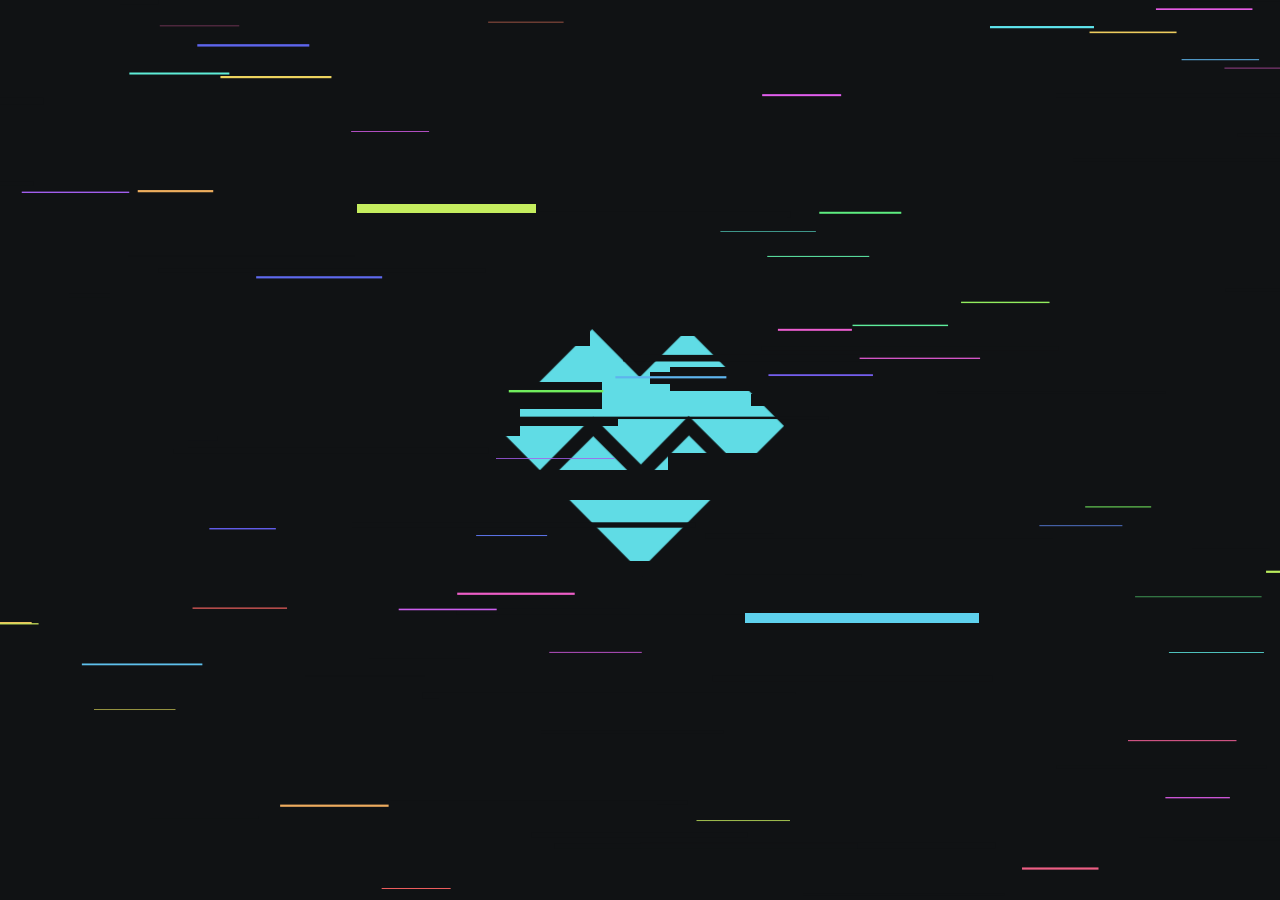
<file: index.html>
<!DOCTYPE html>
<html>

<head>
    <meta property="og:title" content="Oğuz Çelikel">
    <meta property="og:image" content="me.png">
    <meta property="og:description" content="iOS enthusiast.">
    <meta property="og:url" content="oguzcelikel.com">


    <meta name="viewport" content="width=device-width, initial-scale=1, maximum-scale=1">
    <meta charset="utf-8" />
    <!-- <link rel="icon" type="image/png" href="/images/favicon.png"> -->
    <link rel="icon" type="image/png" href="/images/websitelogom.png">
    <link rel="stylesheet" href="./css/index.css">
    <title>Oguz Celikel</title>
    <meta name="keywords" content="ömer, çelikel, omercelikel, oguzcelikel, oguz" />
    <META NAME="description" CONTENT="iOS enthusiast.">

</head>

<body>
    <svg id="clip-paths" width="0" height="0" version="1.1" xmlns="https://www.w3.org/2000/svg" xmlns:xlink="https://www.w3.org/1999/xlink"><g></g></svg>
    <div id="page">
        <header>
            <div id="header-content">
                <div id="header-logo">
                    <!-- <svg id="logo" width="80" height="67" viewBox="0 0 160 134" xmlns="https://www.w3.org/2000/svg"><path d="M24.44 78.157L0 53.53 53.417 0l26.39 26.612L106.38 0l53.482 53.614L136.25 77.31l-29.312-29.2-26.46 26.946-26.548-26.58-29.49 29.68zm5.335 5.375l50.033 50.415 51.108-51.286-23.775-23.684-26.712 26.72-26.372-26.404-24.28 24.24z" fill="white" fill-rule="evenodd"/></svg> -->
                    <svg id="logo" fill="#727272" xmlns="http://www.w3.org/2000/svg" xmlns:xlink="http://www.w3.org/1999/xlink" width="100" zoomAndPan="magnify" viewBox="0 0 375 374.9999" height="100" version="1.0"><defs><path id="pathAttribute" d="M 16.5625 16.5625 L 192 16.5625 L 192 192 L 16.5625 192 Z M 16.5625 16.5625 "></path><path id="pathAttribute" d="M 182 182 L 357.8125 182 L 357.8125 357.8125 L 182 357.8125 Z M 182 182 "></path></defs><path id="pathAttribute" d="M 82.410156 52.480469 L 52.480469 82.410156 C 50.515625 84.925781 48.632812 87.503906 46.808594 90.132812 L 90.132812 46.808594 C 87.503906 48.632812 84.925781 50.515625 82.410156 52.480469 " fill-opacity="1" fill-rule="nonzero"></path><path id="pathAttribute" d="M 133.617188 25.117188 L 25.117188 133.617188 C 24.78125 134.625 24.449219 135.632812 24.136719 136.648438 L 136.648438 24.136719 C 135.632812 24.449219 134.625 24.78125 133.617188 25.117188 " fill-opacity="1" fill-rule="nonzero"></path><path id="pathAttribute" d="M 164.554688 18.023438 L 18.023438 164.554688 C 17.917969 165.332031 17.828125 166.117188 17.734375 166.902344 L 166.902344 17.734375 C 166.117188 17.828125 165.332031 17.917969 164.554688 18.023438 " fill-opacity="1" fill-rule="nonzero"></path><g><path id="pathAttribute" d="M 189.863281 16.5625 L 16.5625 189.863281 C 16.574219 190.535156 16.578125 191.214844 16.59375 191.886719 L 191.886719 16.59375 C 191.214844 16.578125 190.535156 16.574219 189.863281 16.5625 " fill-opacity="1" fill-rule="nonzero"></path></g><path id="pathAttribute" d="M 211.949219 18.324219 L 18.324219 211.949219 C 18.40625 212.546875 18.492188 213.144531 18.585938 213.738281 L 213.738281 18.589844 C 213.144531 18.492188 212.546875 18.40625 211.949219 18.324219 " fill-opacity="1" fill-rule="nonzero"></path><path id="pathAttribute" d="M 231.710938 22.40625 L 22.40625 231.710938 C 22.550781 232.246094 22.695312 232.789062 22.84375 233.324219 L 233.324219 22.84375 C 232.789062 22.695312 232.246094 22.550781 231.710938 22.40625 " fill-opacity="1" fill-rule="nonzero"></path><path id="pathAttribute" d="M 249.644531 28.320312 L 28.320312 249.644531 C 28.511719 250.132812 28.714844 250.617188 28.914062 251.101562 L 251.101562 28.914062 C 250.617188 28.714844 250.132812 28.515625 249.644531 28.320312 " fill-opacity="1" fill-rule="nonzero"></path><path id="pathAttribute" d="M 266.011719 35.796875 L 35.796875 266.011719 C 36.03125 266.460938 36.265625 266.914062 36.503906 267.355469 L 267.355469 36.503906 C 266.914062 36.265625 266.460938 36.03125 266.011719 35.796875 " fill-opacity="1" fill-rule="nonzero"></path><path id="pathAttribute" d="M 281.023438 44.632812 L 44.632812 281.023438 C 44.90625 281.433594 45.171875 281.851562 45.449219 282.257812 L 282.257812 45.449219 C 281.851562 45.171875 281.433594 44.90625 281.023438 44.632812 " fill-opacity="1" fill-rule="nonzero"></path><path id="pathAttribute" d="M 294.78125 54.722656 L 54.722656 294.777344 C 55.03125 295.15625 55.332031 295.535156 55.644531 295.910156 L 295.910156 55.644531 C 295.535156 55.332031 295.15625 55.03125 294.78125 54.722656 " fill-opacity="1" fill-rule="nonzero"></path><path id="pathAttribute" d="M 307.339844 66.003906 L 66.003906 307.339844 C 66.347656 307.683594 66.6875 308.027344 67.03125 308.371094 L 308.371094 67.035156 C 308.027344 66.6875 307.683594 66.347656 307.339844 66.003906 " fill-opacity="1" fill-rule="nonzero"></path><path id="pathAttribute" d="M 318.730469 78.460938 L 78.460938 318.730469 C 78.835938 319.042969 79.21875 319.34375 79.597656 319.652344 L 319.652344 79.59375 C 319.34375 79.21875 319.042969 78.835938 318.730469 78.460938 " fill-opacity="1" fill-rule="nonzero"></path><path id="pathAttribute" d="M 328.925781 92.113281 L 92.109375 328.925781 C 92.523438 329.199219 92.9375 329.46875 93.351562 329.742188 L 329.742188 93.351562 C 329.472656 92.9375 329.199219 92.523438 328.925781 92.113281 " fill-opacity="1" fill-rule="nonzero"></path><path id="pathAttribute" d="M 337.871094 107.015625 L 107.015625 337.871094 C 107.464844 338.109375 107.914062 338.34375 108.363281 338.578125 L 338.578125 108.363281 C 338.34375 107.914062 338.109375 107.464844 337.871094 107.015625 " fill-opacity="1" fill-rule="nonzero"></path><path id="pathAttribute" d="M 345.460938 123.269531 L 123.269531 345.460938 C 123.757812 345.65625 124.242188 345.859375 124.730469 346.054688 L 346.054688 124.730469 C 345.859375 124.242188 345.65625 123.757812 345.460938 123.269531 " fill-opacity="1" fill-rule="nonzero"></path><path id="pathAttribute" d="M 351.53125 141.046875 L 141.046875 351.53125 C 141.585938 351.679688 142.128906 351.820312 142.664062 351.96875 L 351.96875 142.664062 C 351.820312 142.128906 351.679688 141.585938 351.53125 141.046875 " fill-opacity="1" fill-rule="nonzero"></path><path id="pathAttribute" d="M 355.785156 160.636719 L 160.636719 355.789062 C 161.230469 355.882812 161.828125 355.964844 162.425781 356.050781 L 356.050781 162.425781 C 355.964844 161.828125 355.882812 161.230469 355.785156 160.636719 " fill-opacity="1" fill-rule="nonzero"></path><g><path id="pathAttribute" d="M 357.78125 182.488281 L 182.488281 357.78125 C 183.160156 357.796875 183.839844 357.800781 184.507812 357.8125 L 357.8125 184.507812 C 357.800781 183.839844 357.796875 183.160156 357.78125 182.488281 " fill-opacity="1" fill-rule="nonzero"></path></g><path id="pathAttribute" d="M 356.640625 207.472656 L 207.472656 356.640625 C 208.257812 356.546875 209.039062 356.453125 209.820312 356.351562 L 356.351562 209.820312 C 356.453125 209.039062 356.546875 208.257812 356.640625 207.472656 " fill-opacity="1" fill-rule="nonzero"></path><path id="pathAttribute" d="M 350.238281 237.722656 L 237.722656 350.238281 C 238.742188 349.921875 239.746094 349.589844 240.757812 349.257812 L 349.257812 240.757812 C 349.589844 239.746094 349.921875 238.742188 350.238281 237.722656 " fill-opacity="1" fill-rule="nonzero"></path><path id="pathAttribute" d="M 321.894531 291.964844 C 323.851562 289.449219 325.742188 286.871094 327.566406 284.242188 L 284.242188 327.566406 C 286.871094 325.742188 289.449219 323.855469 291.964844 321.894531 L 321.894531 291.964844 " fill-opacity="1" fill-rule="nonzero"></path><g id="inner-icon" transform="translate(85, 75)"> <svg xmlns="http://www.w3.org/2000/svg" width="199.8" height="199.8" fill="currentColor" class="bi bi-apple" viewBox="0 0 16 16" id="IconChangeColor"> <path d="M11.182.008C11.148-.03 9.923.023 8.857 1.18c-1.066 1.156-.902 2.482-.878 2.516.024.034 1.52.087 2.475-1.258.955-1.345.762-2.391.728-2.43zm3.314 11.733c-.048-.096-2.325-1.234-2.113-3.422.212-2.189 1.675-2.789 1.698-2.854.023-.065-.597-.79-1.254-1.157a3.692 3.692 0 0 0-1.563-.434c-.108-.003-.483-.095-1.254.116-.508.139-1.653.589-1.968.607-.316.018-1.256-.522-2.267-.665-.647-.125-1.333.131-1.824.328-.49.196-1.422.754-2.074 2.237-.652 1.482-.311 3.83-.067 4.56.244.729.625 1.924 1.273 2.796.576.984 1.34 1.667 1.659 1.899.319.232 1.219.386 1.843.067.502-.308 1.408-.485 1.766-.472.357.013 1.061.154 1.782.539.571.197 1.111.115 1.652-.105.541-.221 1.324-1.059 2.238-2.758.347-.79.505-1.217.473-1.282z" id="mainIconPathAttribute"></path> <path d="M11.182.008C11.148-.03 9.923.023 8.857 1.18c-1.066 1.156-.902 2.482-.878 2.516.024.034 1.52.087 2.475-1.258.955-1.345.762-2.391.728-2.43zm3.314 11.733c-.048-.096-2.325-1.234-2.113-3.422.212-2.189 1.675-2.789 1.698-2.854.023-.065-.597-.79-1.254-1.157a3.692 3.692 0 0 0-1.563-.434c-.108-.003-.483-.095-1.254.116-.508.139-1.653.589-1.968.607-.316.018-1.256-.522-2.267-.665-.647-.125-1.333.131-1.824.328-.49.196-1.422.754-2.074 2.237-.652 1.482-.311 3.83-.067 4.56.244.729.625 1.924 1.273 2.796.576.984 1.34 1.667 1.659 1.899.319.232 1.219.386 1.843.067.502-.308 1.408-.485 1.766-.472.357.013 1.061.154 1.782.539.571.197 1.111.115 1.652-.105.541-.221 1.324-1.059 2.238-2.758.347-.79.505-1.217.473-1.282z" id="mainIconPathAttribute"></path> </svg> </g></svg>
                </div>
                <h1>Oğuz Çelikel</h1>
                <p>iOS enthusiast.</p>

                <div id="contact">
                        <a href="https://github.com/OguzCelikel" target="_blank"title="GitHub"><svg viewBox="0 0 512 512"><path d="M256 70.7c-102.6 0-185.9 83.2-185.9 185.9 0 82.1 53.3 151.8 127.1 176.4 9.3 1.7 12.3-4 12.3-8.9V389.4c-51.7 11.3-62.5-21.9-62.5-21.9 -8.4-21.5-20.6-27.2-20.6-27.2 -16.9-11.5 1.3-11.3 1.3-11.3 18.7 1.3 28.5 19.2 28.5 19.2 16.6 28.4 43.5 20.2 54.1 15.4 1.7-12 6.5-20.2 11.8-24.9 -41.3-4.7-84.7-20.6-84.7-91.9 0-20.3 7.3-36.9 19.2-49.9 -1.9-4.7-8.3-23.6 1.8-49.2 0 0 15.6-5 51.1 19.1 14.8-4.1 30.7-6.2 46.5-6.3 15.8 0.1 31.7 2.1 46.6 6.3 35.5-24 51.1-19.1 51.1-19.1 10.1 25.6 3.8 44.5 1.8 49.2 11.9 13 19.1 29.6 19.1 49.9 0 71.4-43.5 87.1-84.9 91.7 6.7 5.8 12.8 17.1 12.8 34.4 0 24.9 0 44.9 0 51 0 4.9 3 10.7 12.4 8.9 73.8-24.6 127-94.3 127-176.4C441.9 153.9 358.6 70.7 256 70.7z"/></svg></a>
                        <a href="https://www.instagram.com/celikelomerr/"target="_blank" title="Instagram"><svg viewBox="0 0 512 512"><g><path d="M256 109.3c47.8 0 53.4 0.2 72.3 1 17.4 0.8 26.9 3.7 33.2 6.2 8.4 3.2 14.3 7.1 20.6 13.4 6.3 6.3 10.1 12.2 13.4 20.6 2.5 6.3 5.4 15.8 6.2 33.2 0.9 18.9 1 24.5 1 72.3s-0.2 53.4-1 72.3c-0.8 17.4-3.7 26.9-6.2 33.2 -3.2 8.4-7.1 14.3-13.4 20.6 -6.3 6.3-12.2 10.1-20.6 13.4 -6.3 2.5-15.8 5.4-33.2 6.2 -18.9 0.9-24.5 1-72.3 1s-53.4-0.2-72.3-1c-17.4-0.8-26.9-3.7-33.2-6.2 -8.4-3.2-14.3-7.1-20.6-13.4 -6.3-6.3-10.1-12.2-13.4-20.6 -2.5-6.3-5.4-15.8-6.2-33.2 -0.9-18.9-1-24.5-1-72.3s0.2-53.4 1-72.3c0.8-17.4 3.7-26.9 6.2-33.2 3.2-8.4 7.1-14.3 13.4-20.6 6.3-6.3 12.2-10.1 20.6-13.4 6.3-2.5 15.8-5.4 33.2-6.2C202.6 109.5 208.2 109.3 256 109.3M256 77.1c-48.6 0-54.7 0.2-73.8 1.1 -19 0.9-32.1 3.9-43.4 8.3 -11.8 4.6-21.7 10.7-31.7 20.6 -9.9 9.9-16.1 19.9-20.6 31.7 -4.4 11.4-7.4 24.4-8.3 43.4 -0.9 19.1-1.1 25.2-1.1 73.8 0 48.6 0.2 54.7 1.1 73.8 0.9 19 3.9 32.1 8.3 43.4 4.6 11.8 10.7 21.7 20.6 31.7 9.9 9.9 19.9 16.1 31.7 20.6 11.4 4.4 24.4 7.4 43.4 8.3 19.1 0.9 25.2 1.1 73.8 1.1s54.7-0.2 73.8-1.1c19-0.9 32.1-3.9 43.4-8.3 11.8-4.6 21.7-10.7 31.7-20.6 9.9-9.9 16.1-19.9 20.6-31.7 4.4-11.4 7.4-24.4 8.3-43.4 0.9-19.1 1.1-25.2 1.1-73.8s-0.2-54.7-1.1-73.8c-0.9-19-3.9-32.1-8.3-43.4 -4.6-11.8-10.7-21.7-20.6-31.7 -9.9-9.9-19.9-16.1-31.7-20.6 -11.4-4.4-24.4-7.4-43.4-8.3C310.7 77.3 304.6 77.1 256 77.1L256 77.1z"/><path d="M256 164.1c-50.7 0-91.9 41.1-91.9 91.9s41.1 91.9 91.9 91.9 91.9-41.1 91.9-91.9S306.7 164.1 256 164.1zM256 315.6c-32.9 0-59.6-26.7-59.6-59.6s26.7-59.6 59.6-59.6 59.6 26.7 59.6 59.6S288.9 315.6 256 315.6z"/><circle cx="351.5" cy="160.5" r="21.5"/></g></svg></a>
                        <a href="https://youtube.com/OmerCelikel"target="_blank" title="YouTube"><svg viewBox="0 0 512 512"><path d="M422.6 193.6c-5.3-45.3-23.3-51.6-59-54 -50.8-3.5-164.3-3.5-215.1 0 -35.7 2.4-53.7 8.7-59 54 -4 33.6-4 91.1 0 124.8 5.3 45.3 23.3 51.6 59 54 50.9 3.5 164.3 3.5 215.1 0 35.7-2.4 53.7-8.7 59-54C426.6 284.8 426.6 227.3 422.6 193.6zM222.2 303.4v-94.6l90.7 47.3L222.2 303.4z"/></svg><!--[if lt IE 9]><em>YouTube</em><![endif]--></a>
                        <a href="https://www.linkedin.com/in/oguz-celikel/"target="_blank" title="LinkedIn"><svg viewBox="0 0 512 512"><path d="M186.4 142.4c0 19-15.3 34.5-34.2 34.5 -18.9 0-34.2-15.4-34.2-34.5 0-19 15.3-34.5 34.2-34.5C171.1 107.9 186.4 123.4 186.4 142.4zM181.4 201.3h-57.8V388.1h57.8V201.3zM273.8 201.3h-55.4V388.1h55.4c0 0 0-69.3 0-98 0-26.3 12.1-41.9 35.2-41.9 21.3 0 31.5 15 31.5 41.9 0 26.9 0 98 0 98h57.5c0 0 0-68.2 0-118.3 0-50-28.3-74.2-68-74.2 -39.6 0-56.3 30.9-56.3 30.9v-25.2H273.8z"/></svg><!--[if lt IE 9]><em>LinkedIn</em><![endif]--></a>
                      
                       
                      
                </div>
            </div>
        </header>
        <div id="content">
            <section id="articles">
                <h2>.articles</h2>

                <ul>
                    <li><a href="https://celikelomer.medium.com/hello-medium-206e05026067" target="_blank">(“Hello Medium”)</a></li>
                    <li><a href="https://celikelomer.medium.com/hackerrank-30-days-of-code-day-0-hello-world-2afb1b92f247" target="_blank">HackerRank: 30 Days of Code</a></li>
                    <li><a href="https://celikelomer.medium.com/numpydan-notlar-42448016d0fe" target="_blank">NumPy'dan Notlar</a></li>
                    <li><a href="https://celikelomer.medium.com/university4society-etkinli%C4%9Fi-93c30e79e52f" target="_blank">University4Society Etkinliği!</a></li>
                </ul>
                <a href="https://celikelomer.medium.com/"target="_blank" class="more">More on Medium<svg viewBox="0 0 10 16" version="1.1" xmlns="https://www.w3.org/2000/svg" xmlns:xlink="https://www.w3.org/1999/xlink"><path class="arrow" d="M1.01362083,12.9421826 L1,15.6012598 L9.21426767,8.3533766 L1.07301897,1.34639246 L1.05985086,3.91708947 L6.21426767,8.3533766 L1.01362083,12.9421826 Z"></path></svg></a>
            </section>
            <section id="openSource">
                <h2>.bio</h2>
                <ul>
                    <li><a href="https://www.d-teknoloji.com.tr/" target="_blank">iOS Developer Intern @ Doğuş Teknoloji</a></li>
                    <li><a href="https://www.kora.com.tr/" target="_blank">ML/Ai Internt @ KORA Analitik</a></li>
                    <li><a href="https://www.instagram.com/codecraftcom" target="_blank">Co-Founder @ CodeCraft</a></li>
                    <li><a href="https://www.kodluyoruz.org/" target="_blank">CS50x Fellow @ Kodluyoruz</a></li>
                    <li><a href="https://www.ieeemefsb.com" target="_blank">IEEE MEF Chairman Of Computer Society (2019-2020)</li>
                    <li><a href="https://www.mef.edu.tr" target="_blank">Computer Engineering Student @ MEF University</li>
                    
        </ul>
        <a href="https://www.linkedin.com/in/oguz-celikel/"  target="_blank"class="more">More on LinkedIn<svg viewBox="0 0 10 16" version="1.1" xmlns="https://www.w3.org/2000/svg" xmlns:xlink="https://www.w3.org/1999/xlink"><path class="arrow" d="M1.01362083,12.9421826 L1,15.6012598 L9.21426767,8.3533766 L1.07301897,1.34639246 L1.05985086,3.91708947 L6.21426767,8.3533766 L1.01362083,12.9421826 Z"></path></svg></a>
            </section>
            <section id="experiments">
                <h2>.contact me</h2>
                <ul>
                    <!-- <li><a href="https://www.linkedin.com/in/omer-celikel/" target="_blank">LinkedIn</a></li> -->
                    <li><a href="mailto:omeroguzcelikel@gmail.com" target="_blank">Gmail</a></li>
                    <li><a href="https://www.linkedin.com/in/oguz-celikel/"target="_blank">LinkedIn</a></li>

                </ul>
            </section>

        </div>
    </div>
    <svg id="page-stripes" class="full-size" width="100%" height="100%" version="1.1" xmlns="https://www.w3.org/2000/svg" xmlns:xlink="https://www.w3.org/1999/xlink"></svg>
    </svg>
    <div id="intro" class="full-size">
        <div id="logo-container" class="full-size">
            <svg viewBox="0 0 640 536" version="1.1" xmlns="https://www.w3.org/2000/svg" xmlns:xlink="https://www.w3.org/1999/xlink"><path transform="scale(4 4)" d="M24.44 78.157L0 53.53 53.417 0l26.39 26.612L106.38 0l53.482 53.614L136.25 77.31l-29.312-29.2-26.46 26.946-26.548-26.58-29.49 29.68zm5.335 5.375l50.033 50.415 51.108-51.286-23.775-23.684-26.712 26.72-26.372-26.404-24.28 24.24z" fill="#101214" fill-rule="evenodd"/></svg>
        </div>
        <svg id="stripes" class="full-size" width="100%" height="100%" version="1.1" xmlns="https://www.w3.org/2000/svg" xmlns:xlink="https://www.w3.org/1999/xlink"></svg>
    </div>
    <script src="./js/dynamics.js"></script>
    <script src="./js/tinycolor.js"></script>
    <script src="./js/mv.es5.js"></script>
</body>

</html>
</file>
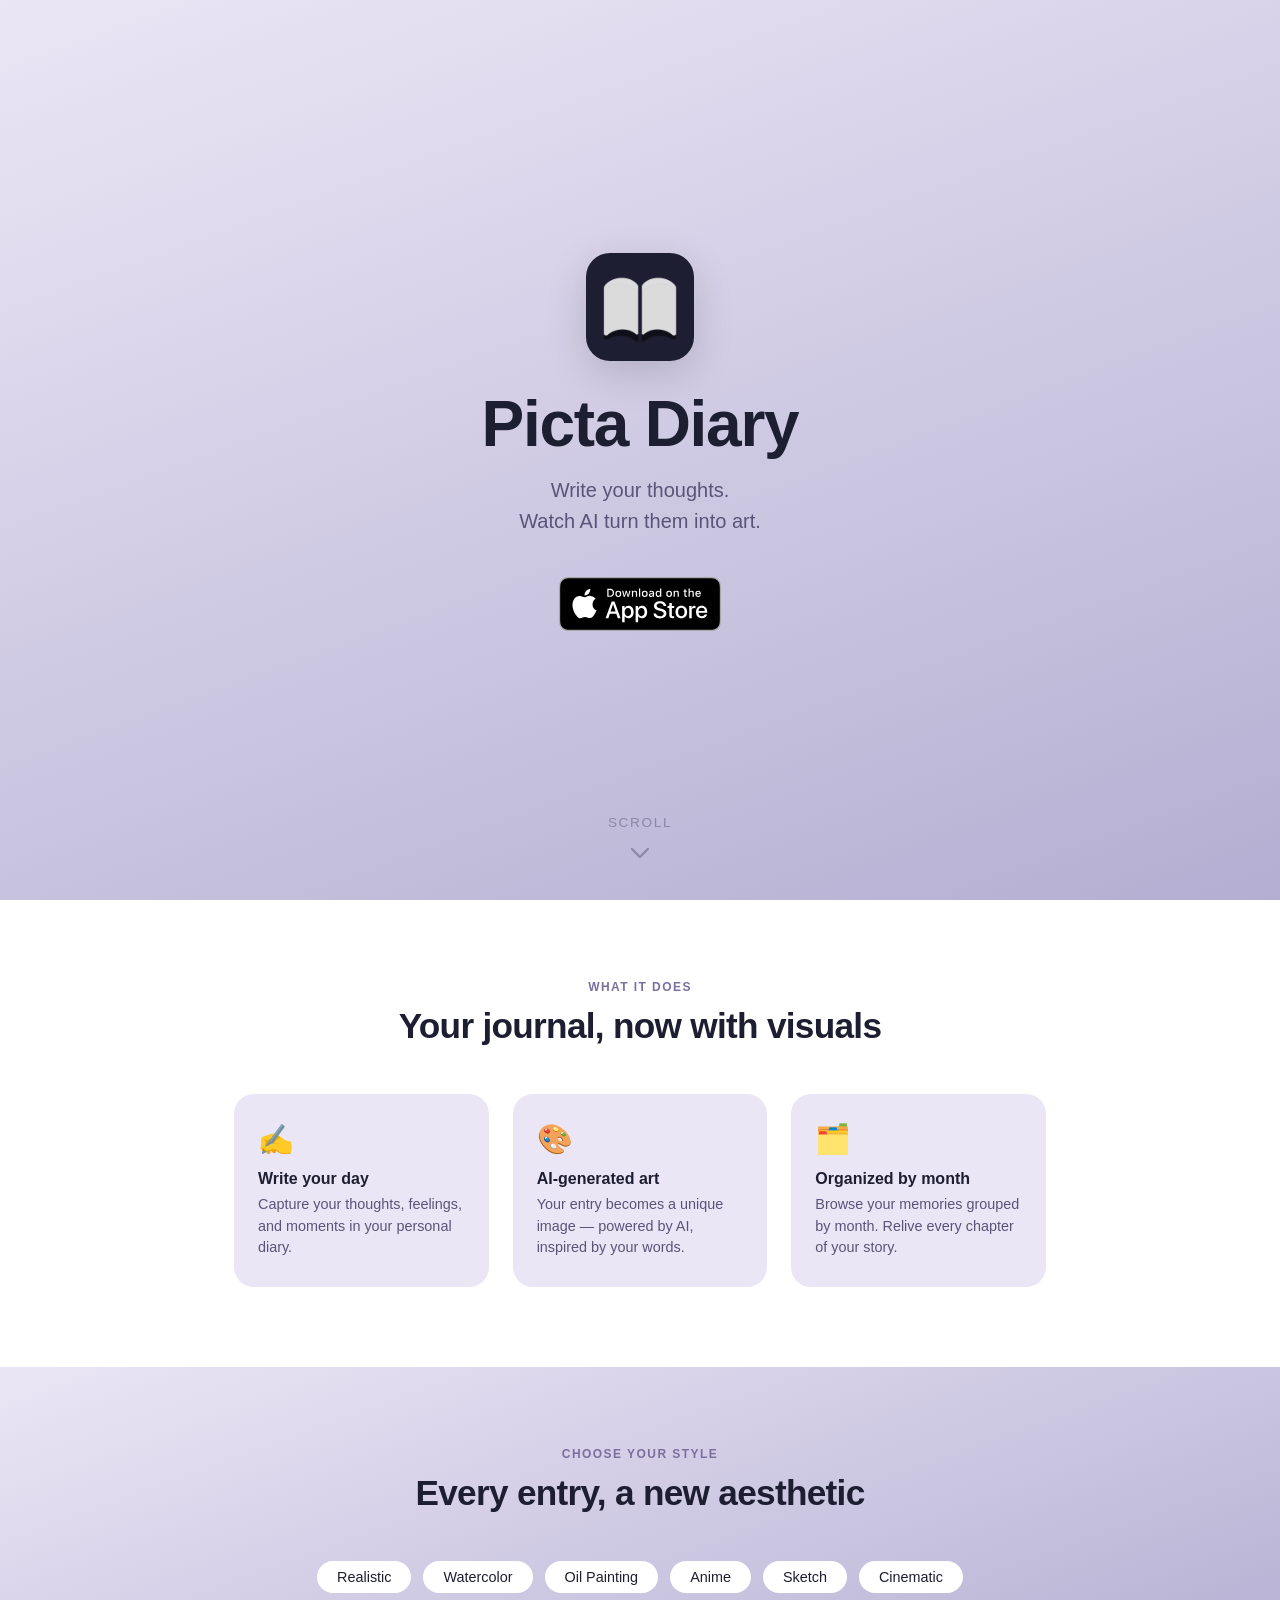
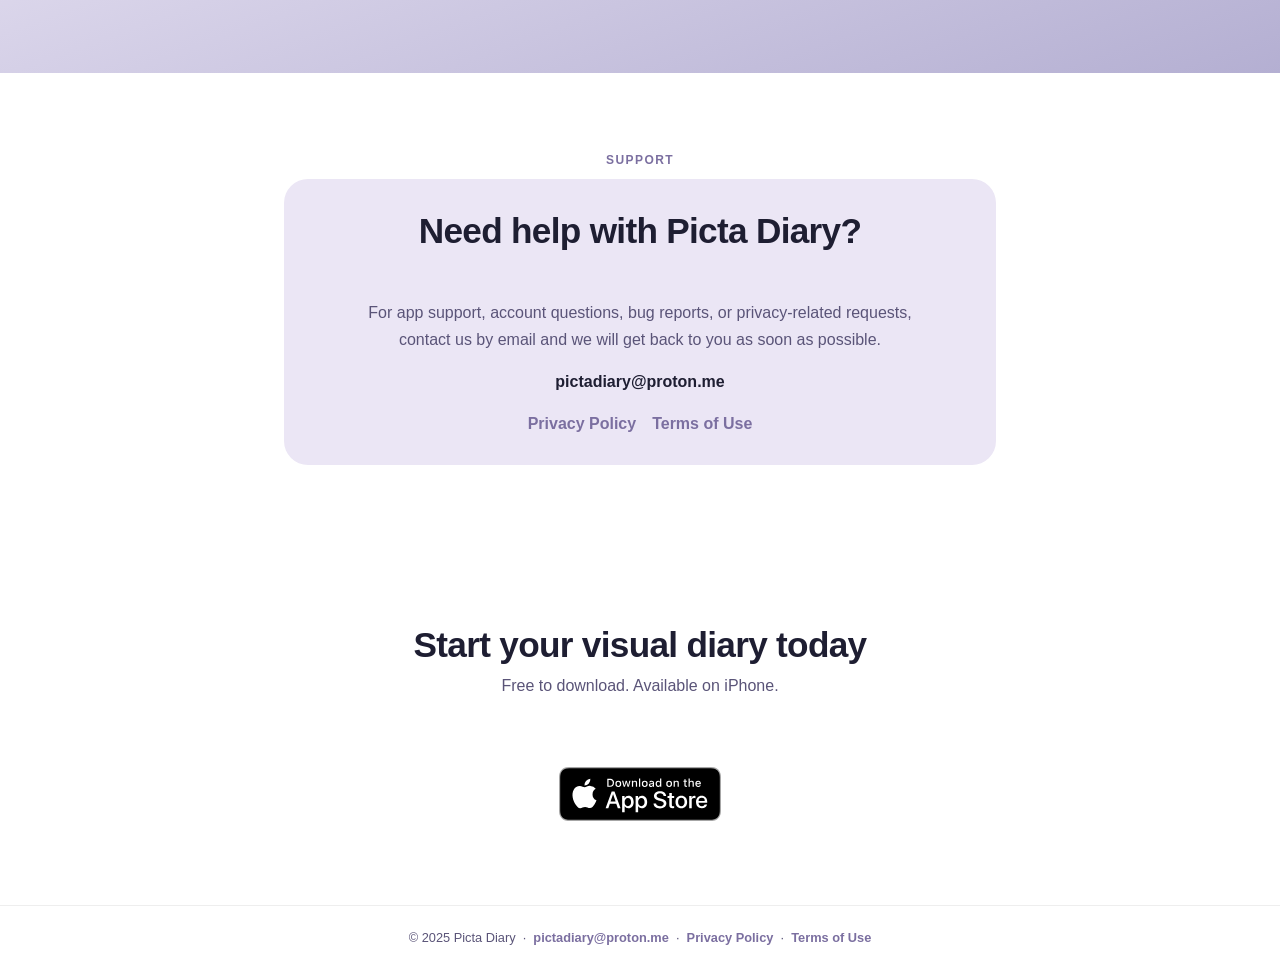
<file: pictadiary/index.html>
<!DOCTYPE html>
<html lang="en">
<head>
  <meta charset="UTF-8" />
  <meta name="viewport" content="width=device-width, initial-scale=1.0" />
  <title>Picta Diary — AI-Powered Visual Journal</title>
  <meta name="description" content="Write your thoughts. Watch AI turn them into art. Picta Diary is the journal that visualizes your memories." />
  <meta name="theme-color" content="#B4AFD2" />
  <meta name="apple-itunes-app" content="app-id=6754219823, app-argument=https://apps.apple.com/app/id6754219823" />
  <link rel="canonical" href="https://oguzcelikel.github.io/pictadiary/" />
  <link rel="icon" href="./pictaIcon2.png" type="image/png" />
  <link rel="apple-touch-icon" href="https://oguzcelikel.github.io/pictadiary/pictaIcon2.png" />

  <!-- Open Graph -->
  <meta property="og:site_name" content="Picta Diary" />
  <meta property="og:title" content="Picta Diary — AI-Powered Visual Journal" />
  <meta property="og:description" content="Write your thoughts. Watch AI turn them into art. Picta Diary turns memories into AI-generated visuals." />
  <meta property="og:type" content="website" />
  <meta property="og:url" content="https://oguzcelikel.github.io/pictadiary/" />
  <meta property="og:image" content="https://oguzcelikel.github.io/pictadiary/og-image.svg" />
  <meta property="og:image:alt" content="Picta Diary promotional card with app icon and tagline." />

  <!-- Twitter -->
  <meta name="twitter:card" content="summary_large_image" />
  <meta name="twitter:title" content="Picta Diary — AI-Powered Visual Journal" />
  <meta name="twitter:description" content="Write your thoughts. Watch AI turn them into art." />
  <meta name="twitter:image" content="https://oguzcelikel.github.io/pictadiary/og-image.svg" />

  <script type="application/ld+json">
    {
      "@context": "https://schema.org",
      "@type": "MobileApplication",
      "name": "Picta Diary",
      "applicationCategory": "LifestyleApplication",
      "operatingSystem": "iOS",
      "description": "Picta Diary is an AI-powered visual journal that turns written memories into images.",
      "url": "https://oguzcelikel.github.io/pictadiary/",
      "downloadUrl": "https://apps.apple.com/app/id6754219823",
      "publisher": {
        "@type": "Organization",
        "name": "Picta Diary"
      }
    }
  </script>

  <style>
    *, *::before, *::after { box-sizing: border-box; margin: 0; padding: 0; }

    :root {
      --purple-light: #EBE6F5;
      --purple-mid:   #B4AFD2;
      --purple-dark:  #7B6FA0;
      --text-primary: #1e1e32;
      --text-muted:   #5a5478;
      --white:        #ffffff;
    }

    html { scroll-behavior: smooth; }

    body {
      font-family: -apple-system, BlinkMacSystemFont, "Segoe UI", Helvetica, Arial, sans-serif;
      color: var(--text-primary);
      background: var(--white);
    }

    /* ── Hero ── */
    .hero {
      position: relative;
      min-height: 100svh;
      background: linear-gradient(160deg, var(--purple-light) 0%, var(--purple-mid) 100%);
      display: flex;
      flex-direction: column;
      align-items: center;
      justify-content: center;
      text-align: center;
      padding: 3rem 1.5rem 4rem;
    }

    .app-icon {
      width: 108px;
      height: 108px;
      border-radius: 24px;
      margin-bottom: 1.75rem;
      box-shadow: 0 12px 40px rgba(0,0,0,0.15);
      object-fit: cover;
    }

    .hero h1 {
      font-size: clamp(2.4rem, 7vw, 4rem);
      font-weight: 700;
      letter-spacing: -0.02em;
      line-height: 1.1;
      color: var(--text-primary);
    }

    .hero .tagline {
      margin-top: 1rem;
      font-size: clamp(1rem, 3vw, 1.25rem);
      color: var(--text-muted);
      max-width: 420px;
      line-height: 1.55;
    }

    .cta {
      display: inline-block;
      margin-top: 2.5rem;
      transition: opacity 0.2s, transform 0.2s;
      text-decoration: none;
    }

    .cta:hover { opacity: 0.85; transform: translateY(-2px); }

    .cta img {
      height: 54px;
      width: auto;
      display: block;
    }

    /* ── Features ── */
    .features {
      padding: 5rem 1.5rem;
      max-width: 860px;
      margin: 0 auto;
    }

    .section-label {
      text-align: center;
      font-size: 0.75rem;
      font-weight: 700;
      letter-spacing: 0.12em;
      text-transform: uppercase;
      color: var(--purple-dark);
      margin-bottom: 0.75rem;
    }

    .section-title {
      text-align: center;
      font-size: clamp(1.6rem, 4vw, 2.2rem);
      font-weight: 700;
      letter-spacing: -0.02em;
      margin-bottom: 3rem;
      color: var(--text-primary);
    }

    .grid {
      display: grid;
      grid-template-columns: repeat(auto-fit, minmax(220px, 1fr));
      gap: 1.5rem;
    }

    .card {
      background: var(--purple-light);
      border-radius: 20px;
      padding: 1.75rem 1.5rem;
    }

    .card-icon {
      font-size: 1.8rem;
      margin-bottom: 0.85rem;
    }

    .card h3 {
      font-size: 1rem;
      font-weight: 700;
      margin-bottom: 0.4rem;
      color: var(--text-primary);
    }

    .card p {
      font-size: 0.9rem;
      color: var(--text-muted);
      line-height: 1.5;
    }

    /* ── Styles showcase ── */
    .styles-section {
      background: linear-gradient(160deg, var(--purple-light) 0%, var(--purple-mid) 100%);
      padding: 5rem 1.5rem;
      text-align: center;
    }

    .styles-list {
      display: flex;
      flex-wrap: wrap;
      gap: 0.75rem;
      justify-content: center;
      margin-top: 2rem;
    }

    .style-pill {
      background: var(--white);
      color: var(--text-primary);
      font-size: 0.9rem;
      font-weight: 500;
      padding: 0.5rem 1.25rem;
      border-radius: 50px;
    }

    /* ── Support ── */
    .support-section {
      padding: 5rem 1.5rem;
      max-width: 760px;
      margin: 0 auto;
      text-align: center;
    }

    .support-card {
      background: var(--purple-light);
      border-radius: 24px;
      padding: 2rem 1.5rem;
    }

    .support-card p {
      color: var(--text-muted);
      line-height: 1.7;
      font-size: 1rem;
      max-width: 560px;
      margin: 0.75rem auto 0;
    }

    .support-email {
      display: inline-block;
      margin-top: 1.25rem;
      color: var(--text-primary);
      font-weight: 700;
      text-decoration: none;
    }

    .support-links {
      display: flex;
      flex-wrap: wrap;
      justify-content: center;
      gap: 1rem;
      margin-top: 1.5rem;
    }

    .support-links a,
    footer a {
      color: var(--purple-dark);
      font-weight: 600;
      text-decoration: none;
    }

    .support-links a:hover,
    .support-email:hover,
    footer a:hover {
      text-decoration: underline;
    }

    /* ── Footer / CTA ── */
    .footer-cta {
      padding: 5rem 1.5rem;
      text-align: center;
    }

    .footer-cta h2 {
      font-size: clamp(1.6rem, 4vw, 2.2rem);
      font-weight: 700;
      letter-spacing: -0.02em;
      margin-bottom: 0.75rem;
    }

    .footer-cta p {
      color: var(--text-muted);
      font-size: 1rem;
      margin-bottom: 2rem;
    }

    footer {
      padding: 1.5rem;
      text-align: center;
      font-size: 0.8rem;
      color: var(--text-muted);
      border-top: 1px solid #eee;
    }

    /* ── Scroll indicator ── */
    .scroll-hint {
      position: absolute;
      bottom: 2rem;
      left: 50%;
      transform: translateX(-50%);
      display: flex;
      flex-direction: column;
      align-items: center;
      gap: 0.5rem;
      opacity: 0.65;
      animation: fadeInHint 1.5s ease 0.8s both;
    }

    .scroll-hint span {
      font-size: 0.85rem;
      font-weight: 500;
      letter-spacing: 0.12em;
      text-transform: uppercase;
      color: var(--text-muted);
    }

    .scroll-hint svg {
      animation: bounce 1.6s ease-in-out infinite;
    }

    @keyframes bounce {
      0%, 100% { transform: translateY(0); }
      50%       { transform: translateY(6px); }
    }

    @keyframes fadeInHint {
      from { opacity: 0; transform: translateX(-50%) translateY(8px); }
      to   { opacity: 0.5; transform: translateX(-50%) translateY(0); }
    }
  </style>
</head>
<body>

  <!-- ── Hero ── -->
  <section class="hero">
    <img
      class="app-icon"
      src="pictaIcon2.png"
      alt="Picta Diary app icon"
      onerror="this.style.display='none'"
    />
    <h1>Picta Diary</h1>
    <p class="tagline">Write your thoughts.<br>Watch AI turn them into art.</p>
    <!--
      App Store URL for Picta Diary.
      e.g. https://apps.apple.com/app/id6754219823
    -->
    <a
      class="cta"
      href="https://apps.apple.com/app/id6754219823"
      target="_blank"
      rel="noopener"
    >
      <img src="download_app_store.svg" alt="Download on the App Store" />
    </a>
    <div class="scroll-hint">
      <span>Scroll</span>
      <svg width="30" height="30" viewBox="0 0 30 30" fill="none" xmlns="http://www.w3.org/2000/svg">
        <path d="M7 11L15 19L23 11" stroke="#5a5478" stroke-width="2.2" stroke-linecap="round" stroke-linejoin="round"/>
      </svg>
    </div>
  </section>

  <!-- ── Features ── -->
  <section class="features">
    <p class="section-label">What it does</p>
    <h2 class="section-title">Your journal, now with visuals</h2>
    <div class="grid">
      <div class="card">
        <div class="card-icon">✍️</div>
        <h3>Write your day</h3>
        <p>Capture your thoughts, feelings, and moments in your personal diary.</p>
      </div>
      <div class="card">
        <div class="card-icon">🎨</div>
        <h3>AI-generated art</h3>
        <p>Your entry becomes a unique image — powered by AI, inspired by your words.</p>
      </div>
      <div class="card">
        <div class="card-icon">🗂️</div>
        <h3>Organized by month</h3>
        <p>Browse your memories grouped by month. Relive every chapter of your story.</p>
      </div>
    </div>
  </section>

  <!-- ── Art styles ── -->
  <section class="styles-section">
    <p class="section-label">Choose your style</p>
    <h2 class="section-title">Every entry, a new aesthetic</h2>
    <div class="styles-list">
      <span class="style-pill">Realistic</span>
      <span class="style-pill">Watercolor</span>
      <span class="style-pill">Oil Painting</span>
      <span class="style-pill">Anime</span>
      <span class="style-pill">Sketch</span>
      <span class="style-pill">Cinematic</span>
    </div>
  </section>

  <!-- ── Support ── -->
  <section class="support-section" id="support">
    <p class="section-label">Support</p>
    <div class="support-card">
      <h2 class="section-title">Need help with Picta Diary?</h2>
      <p>For app support, account questions, bug reports, or privacy-related requests, contact us by email and we will get back to you as soon as possible.</p>
      <a class="support-email" href="mailto:pictadiary@proton.me">pictadiary@proton.me</a>
      <div class="support-links">
        <a href="./privacy-policy/">Privacy Policy</a>
        <a href="./terms-of-use/">Terms of Use</a>
      </div>
    </div>
  </section>

  <!-- ── Footer CTA ── -->
  <section class="footer-cta">
    <h2>Start your visual diary today</h2>
    <p>Free to download. Available on iPhone.</p>
    <a
      class="cta"
      href="https://apps.apple.com/app/id6754219823"
      target="_blank"
      rel="noopener"
    >
      <img src="download_app_store.svg" alt="Download on the App Store" />
    </a>
  </section>

  <footer>
    &copy; 2025 Picta Diary &nbsp;·&nbsp; <a href="mailto:pictadiary@proton.me">pictadiary@proton.me</a> &nbsp;·&nbsp; <a href="./privacy-policy/">Privacy Policy</a> &nbsp;·&nbsp; <a href="./terms-of-use/">Terms of Use</a>
  </footer>

</body>
</html>
</file>
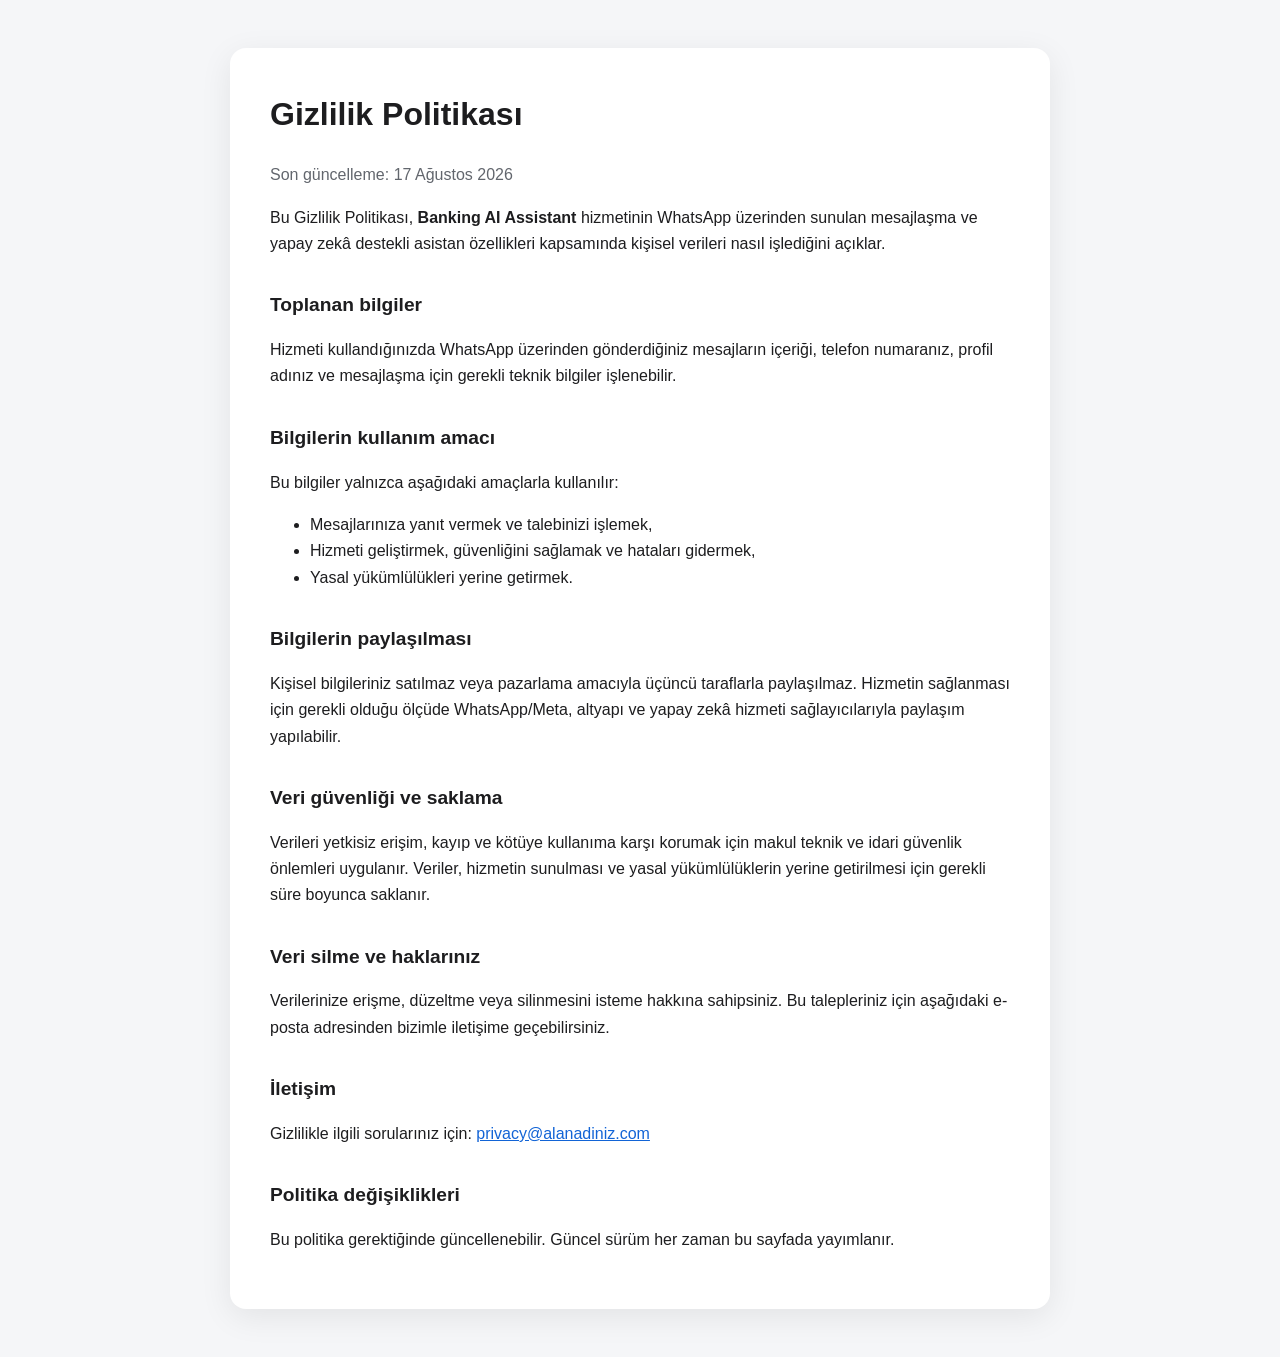
<file: privacy/index.html>
<!doctype html>
<html lang="tr">
<head>
  <meta charset="UTF-8" />
  <meta name="viewport" content="width=device-width, initial-scale=1.0" />
  <title>Gizlilik Politikası | Banking AI Assistant</title>
  <style>
    :root {
      color-scheme: light;
      font-family: -apple-system, BlinkMacSystemFont, "Segoe UI", Roboto, Arial, sans-serif;
      color: #1d1d1f;
      background: #f5f6f8;
    }

    body {
      margin: 0;
      line-height: 1.65;
    }

    main {
      box-sizing: border-box;
      max-width: 820px;
      margin: 48px auto;
      padding: 40px;
      background: #fff;
      border-radius: 16px;
      box-shadow: 0 8px 32px rgba(0, 0, 0, 0.08);
    }

    h1 { margin-top: 0; font-size: 2rem; }
    h2 { margin-top: 32px; font-size: 1.2rem; }
    a { color: #1264d6; }
    .updated { color: #62666d; }
  </style>
</head>

<body>
  <main>
    <h1>Gizlilik Politikası</h1>
    <p class="updated">Son güncelleme: 17 Ağustos 2026</p>

    <p>
      Bu Gizlilik Politikası, <strong>Banking AI Assistant</strong> hizmetinin
      WhatsApp üzerinden sunulan mesajlaşma ve yapay zekâ destekli asistan
      özellikleri kapsamında kişisel verileri nasıl işlediğini açıklar.
    </p>

    <h2>Toplanan bilgiler</h2>
    <p>
      Hizmeti kullandığınızda WhatsApp üzerinden gönderdiğiniz mesajların
      içeriği, telefon numaranız, profil adınız ve mesajlaşma için gerekli
      teknik bilgiler işlenebilir.
    </p>

    <h2>Bilgilerin kullanım amacı</h2>
    <p>Bu bilgiler yalnızca aşağıdaki amaçlarla kullanılır:</p>
    <ul>
      <li>Mesajlarınıza yanıt vermek ve talebinizi işlemek,</li>
      <li>Hizmeti geliştirmek, güvenliğini sağlamak ve hataları gidermek,</li>
      <li>Yasal yükümlülükleri yerine getirmek.</li>
    </ul>

    <h2>Bilgilerin paylaşılması</h2>
    <p>
      Kişisel bilgileriniz satılmaz veya pazarlama amacıyla üçüncü taraflarla
      paylaşılmaz. Hizmetin sağlanması için gerekli olduğu ölçüde WhatsApp/Meta,
      altyapı ve yapay zekâ hizmeti sağlayıcılarıyla paylaşım yapılabilir.
    </p>

    <h2>Veri güvenliği ve saklama</h2>
    <p>
      Verileri yetkisiz erişim, kayıp ve kötüye kullanıma karşı korumak için
      makul teknik ve idari güvenlik önlemleri uygulanır. Veriler, hizmetin
      sunulması ve yasal yükümlülüklerin yerine getirilmesi için gerekli süre
      boyunca saklanır.
    </p>

    <h2>Veri silme ve haklarınız</h2>
    <p>
      Verilerinize erişme, düzeltme veya silinmesini isteme hakkına sahipsiniz.
      Bu talepleriniz için aşağıdaki e-posta adresinden bizimle iletişime
      geçebilirsiniz.
    </p>

    <h2>İletişim</h2>
    <p>
      Gizlilikle ilgili sorularınız için:
      <a href="mailto:privacy@alanadiniz.com">privacy@alanadiniz.com</a>
    </p>

    <h2>Politika değişiklikleri</h2>
    <p>
      Bu politika gerektiğinde güncellenebilir. Güncel sürüm her zaman bu
      sayfada yayımlanır.
    </p>
  </main>
</body>
</html>
</file>
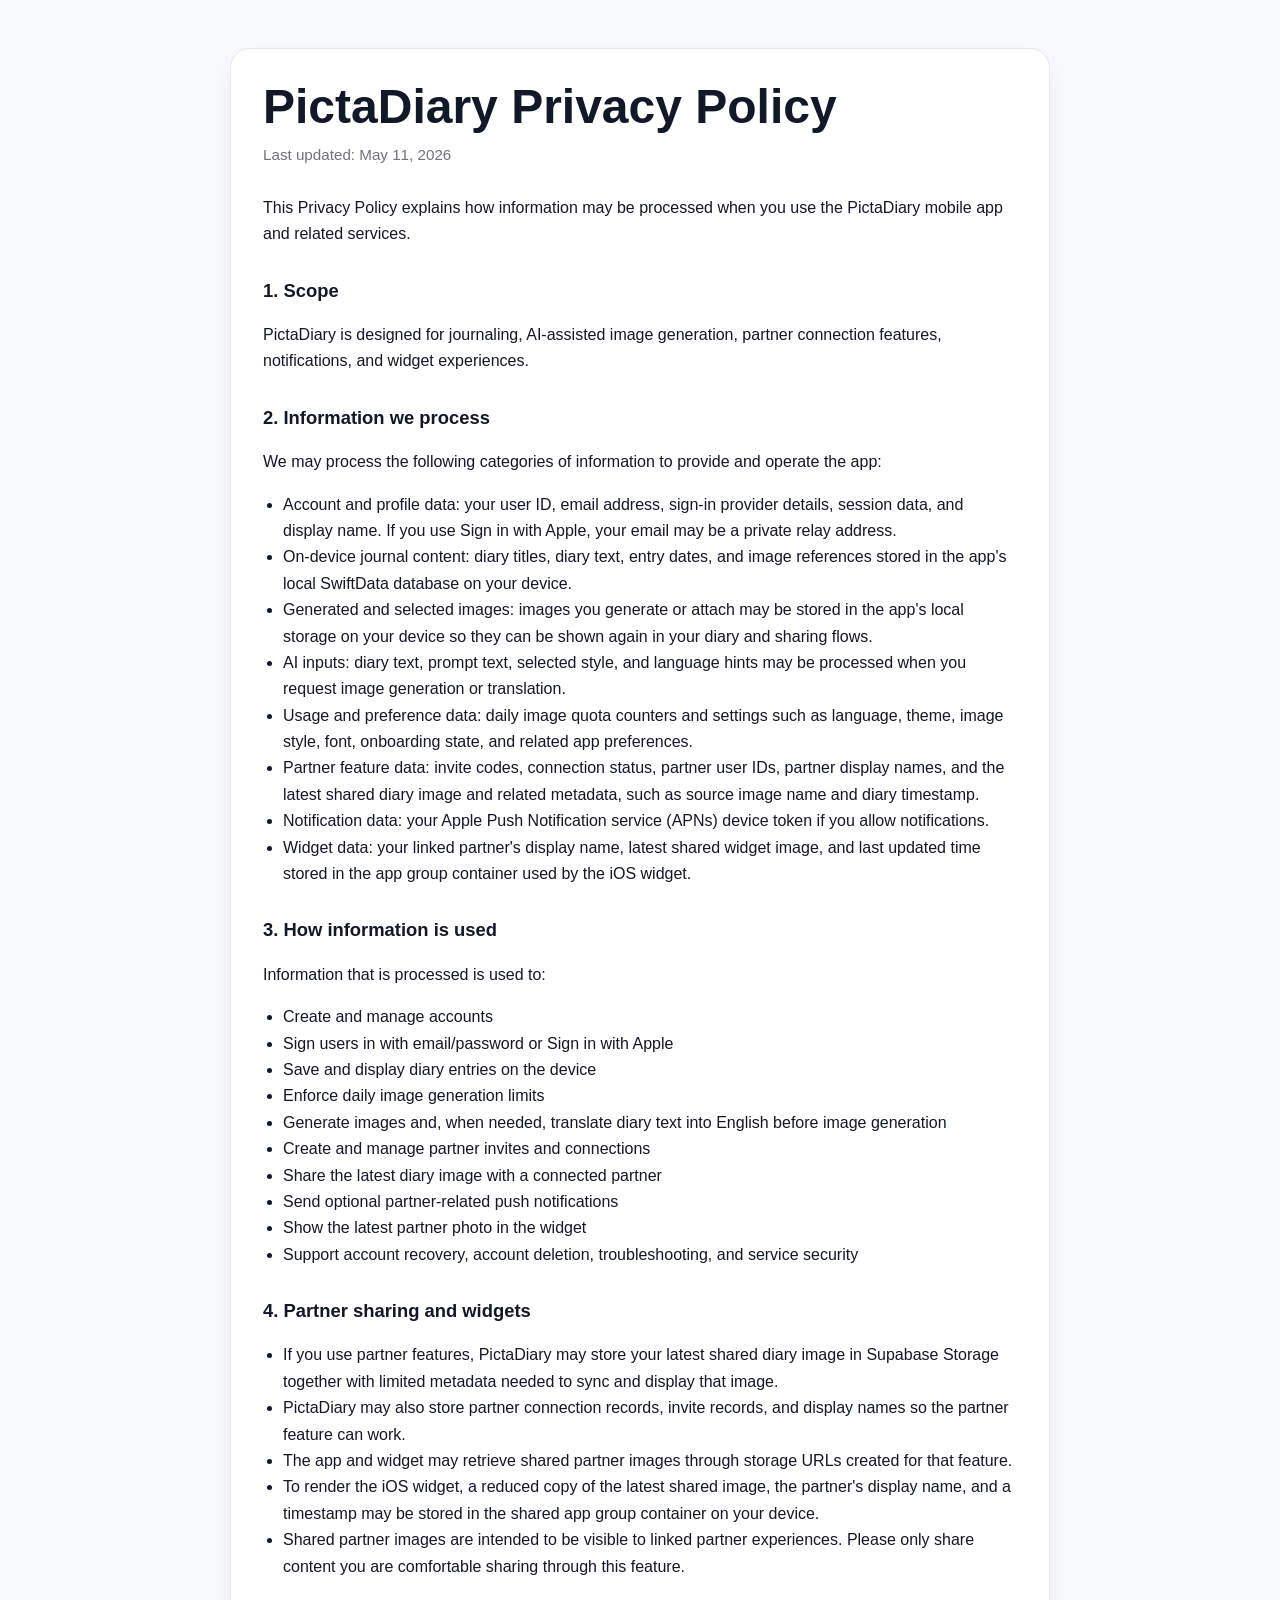
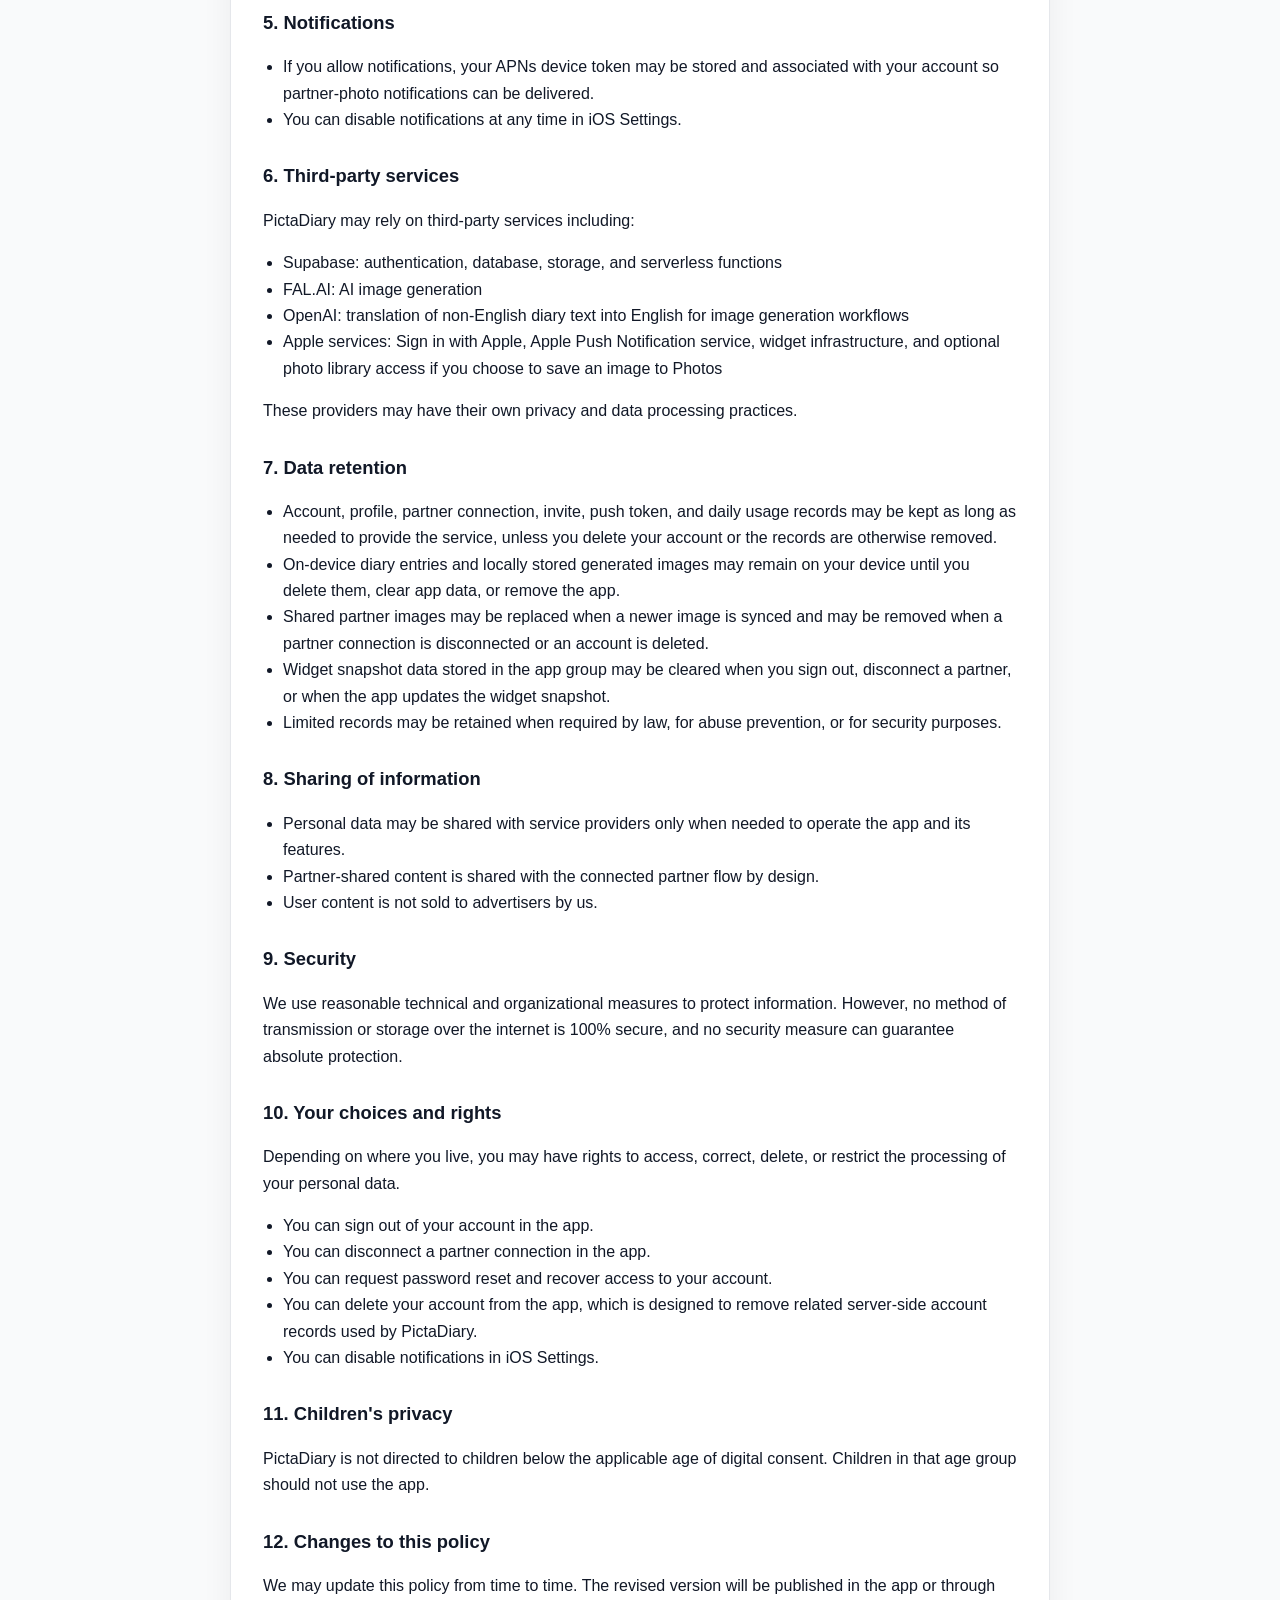
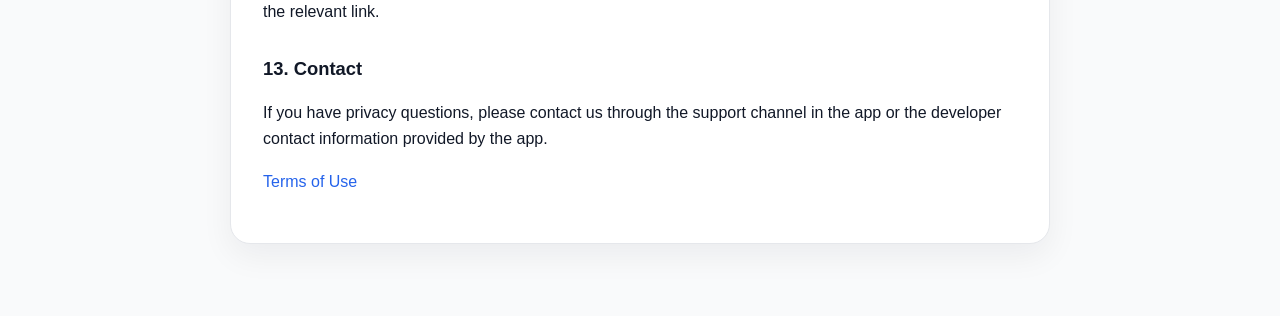
<file: pictadiary/privacy-policy/index.html>
<!DOCTYPE html>
<html lang="en">
<head>
  <meta charset="utf-8" />
  <meta name="viewport" content="width=device-width, initial-scale=1" />
  <meta name="robots" content="index,follow" />
  <meta property="og:title" content="PictaDiary Privacy Policy" />
  <meta property="og:description" content="Privacy Policy for the PictaDiary app." />
  <title>PictaDiary Privacy Policy</title>
  <style>
    :root { color-scheme: light; }
    body {
      margin: 0;
      font-family: -apple-system, BlinkMacSystemFont, "Segoe UI", Roboto, Helvetica, Arial, sans-serif;
      line-height: 1.65;
      color: #111827;
      background: #f9fafb;
    }
    main {
      max-width: 820px;
      margin: 0 auto;
      padding: 48px 20px 72px;
    }
    .card {
      background: #ffffff;
      border: 1px solid #e5e7eb;
      border-radius: 20px;
      padding: 32px;
      box-shadow: 0 12px 32px rgba(15, 23, 42, 0.06);
    }
    h1 { margin: 0 0 8px; font-size: clamp(2rem, 4vw, 3rem); line-height: 1.1; }
    .updated { margin: 0 0 28px; color: #6b7280; font-size: 0.95rem; }
    h2 { margin: 28px 0 10px; font-size: 1.15rem; }
    p, li { font-size: 1rem; }
    ul { padding-left: 20px; }
    .muted { color: #6b7280; }
    a { color: #2563eb; text-decoration: none; }
    a:hover { text-decoration: underline; }
  </style>
</head>
<body>
  <main>
    <section class="card">
      <h1>PictaDiary Privacy Policy</h1>
      <p class="updated">Last updated: May 11, 2026</p>

      <p>This Privacy Policy explains how information may be processed when you use the PictaDiary mobile app and related services.</p>

      <h2>1. Scope</h2>
      <p>PictaDiary is designed for journaling, AI-assisted image generation, partner connection features, notifications, and widget experiences.</p>

      <h2>2. Information we process</h2>
      <p>We may process the following categories of information to provide and operate the app:</p>
      <ul>
        <li>Account and profile data: your user ID, email address, sign-in provider details, session data, and display name. If you use Sign in with Apple, your email may be a private relay address.</li>
        <li>On-device journal content: diary titles, diary text, entry dates, and image references stored in the app's local SwiftData database on your device.</li>
        <li>Generated and selected images: images you generate or attach may be stored in the app's local storage on your device so they can be shown again in your diary and sharing flows.</li>
        <li>AI inputs: diary text, prompt text, selected style, and language hints may be processed when you request image generation or translation.</li>
        <li>Usage and preference data: daily image quota counters and settings such as language, theme, image style, font, onboarding state, and related app preferences.</li>
        <li>Partner feature data: invite codes, connection status, partner user IDs, partner display names, and the latest shared diary image and related metadata, such as source image name and diary timestamp.</li>
        <li>Notification data: your Apple Push Notification service (APNs) device token if you allow notifications.</li>
        <li>Widget data: your linked partner's display name, latest shared widget image, and last updated time stored in the app group container used by the iOS widget.</li>
      </ul>

      <h2>3. How information is used</h2>
      <p>Information that is processed is used to:</p>
      <ul>
        <li>Create and manage accounts</li>
        <li>Sign users in with email/password or Sign in with Apple</li>
        <li>Save and display diary entries on the device</li>
        <li>Enforce daily image generation limits</li>
        <li>Generate images and, when needed, translate diary text into English before image generation</li>
        <li>Create and manage partner invites and connections</li>
        <li>Share the latest diary image with a connected partner</li>
        <li>Send optional partner-related push notifications</li>
        <li>Show the latest partner photo in the widget</li>
        <li>Support account recovery, account deletion, troubleshooting, and service security</li>
      </ul>

      <h2>4. Partner sharing and widgets</h2>
      <ul>
        <li>If you use partner features, PictaDiary may store your latest shared diary image in Supabase Storage together with limited metadata needed to sync and display that image.</li>
        <li>PictaDiary may also store partner connection records, invite records, and display names so the partner feature can work.</li>
        <li>The app and widget may retrieve shared partner images through storage URLs created for that feature.</li>
        <li>To render the iOS widget, a reduced copy of the latest shared image, the partner's display name, and a timestamp may be stored in the shared app group container on your device.</li>
        <li>Shared partner images are intended to be visible to linked partner experiences. Please only share content you are comfortable sharing through this feature.</li>
      </ul>

      <h2>5. Notifications</h2>
      <ul>
        <li>If you allow notifications, your APNs device token may be stored and associated with your account so partner-photo notifications can be delivered.</li>
        <li>You can disable notifications at any time in iOS Settings.</li>
      </ul>

      <h2>6. Third-party services</h2>
      <p>PictaDiary may rely on third-party services including:</p>
      <ul>
        <li>Supabase: authentication, database, storage, and serverless functions</li>
        <li>FAL.AI: AI image generation</li>
        <li>OpenAI: translation of non-English diary text into English for image generation workflows</li>
        <li>Apple services: Sign in with Apple, Apple Push Notification service, widget infrastructure, and optional photo library access if you choose to save an image to Photos</li>
      </ul>
      <p>These providers may have their own privacy and data processing practices.</p>

      <h2>7. Data retention</h2>
      <ul>
        <li>Account, profile, partner connection, invite, push token, and daily usage records may be kept as long as needed to provide the service, unless you delete your account or the records are otherwise removed.</li>
        <li>On-device diary entries and locally stored generated images may remain on your device until you delete them, clear app data, or remove the app.</li>
        <li>Shared partner images may be replaced when a newer image is synced and may be removed when a partner connection is disconnected or an account is deleted.</li>
        <li>Widget snapshot data stored in the app group may be cleared when you sign out, disconnect a partner, or when the app updates the widget snapshot.</li>
        <li>Limited records may be retained when required by law, for abuse prevention, or for security purposes.</li>
      </ul>

      <h2>8. Sharing of information</h2>
      <ul>
        <li>Personal data may be shared with service providers only when needed to operate the app and its features.</li>
        <li>Partner-shared content is shared with the connected partner flow by design.</li>
        <li>User content is not sold to advertisers by us.</li>
      </ul>

      <h2>9. Security</h2>
      <p>We use reasonable technical and organizational measures to protect information. However, no method of transmission or storage over the internet is 100% secure, and no security measure can guarantee absolute protection.</p>

      <h2>10. Your choices and rights</h2>
      <p>Depending on where you live, you may have rights to access, correct, delete, or restrict the processing of your personal data.</p>
      <ul>
        <li>You can sign out of your account in the app.</li>
        <li>You can disconnect a partner connection in the app.</li>
        <li>You can request password reset and recover access to your account.</li>
        <li>You can delete your account from the app, which is designed to remove related server-side account records used by PictaDiary.</li>
        <li>You can disable notifications in iOS Settings.</li>
      </ul>

      <h2>11. Children's privacy</h2>
      <p>PictaDiary is not directed to children below the applicable age of digital consent. Children in that age group should not use the app.</p>

      <h2>12. Changes to this policy</h2>
      <p>We may update this policy from time to time. The revised version will be published in the app or through the relevant link.</p>

      <h2>13. Contact</h2>
      <p>If you have privacy questions, please contact us through the support channel in the app or the developer contact information provided by the app.</p>

      <p class="muted"><a href="../terms-of-use/">Terms of Use</a></p>
    </section>
  </main>
</body>
</html>
</file>
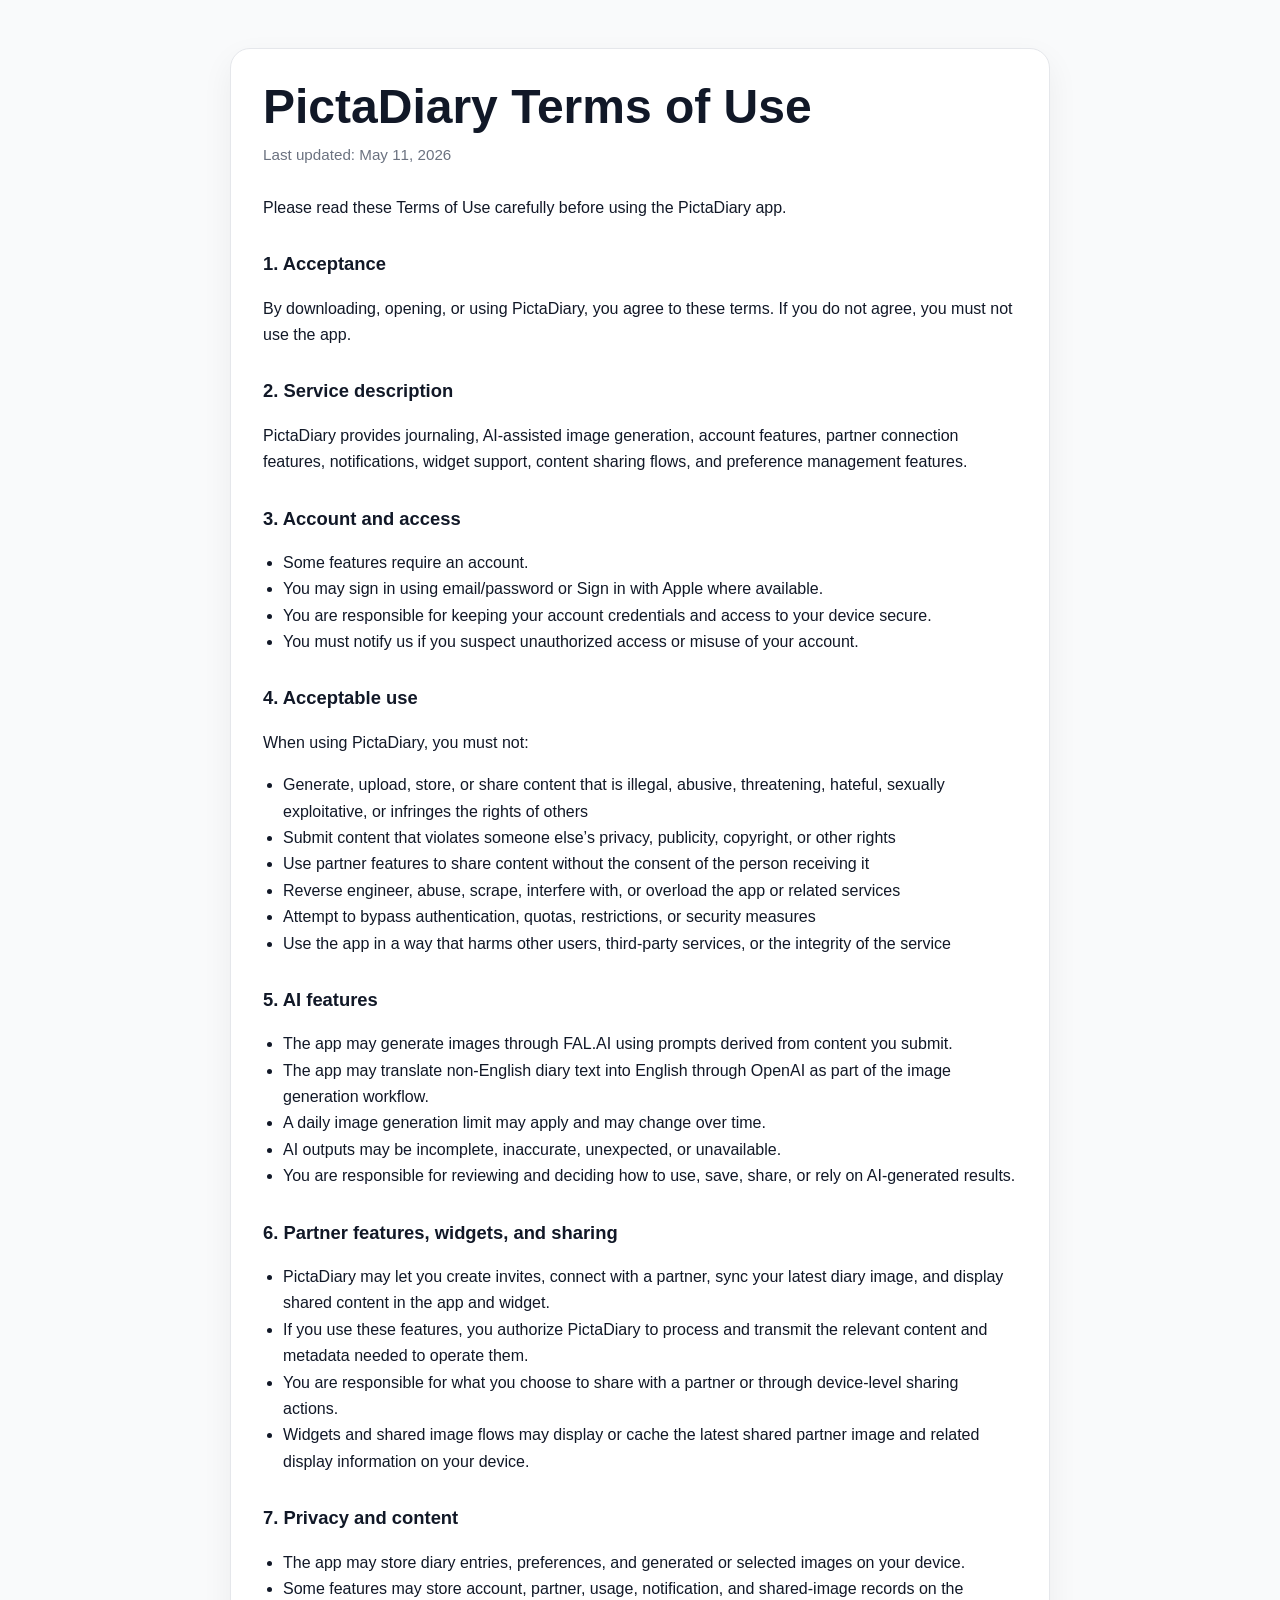
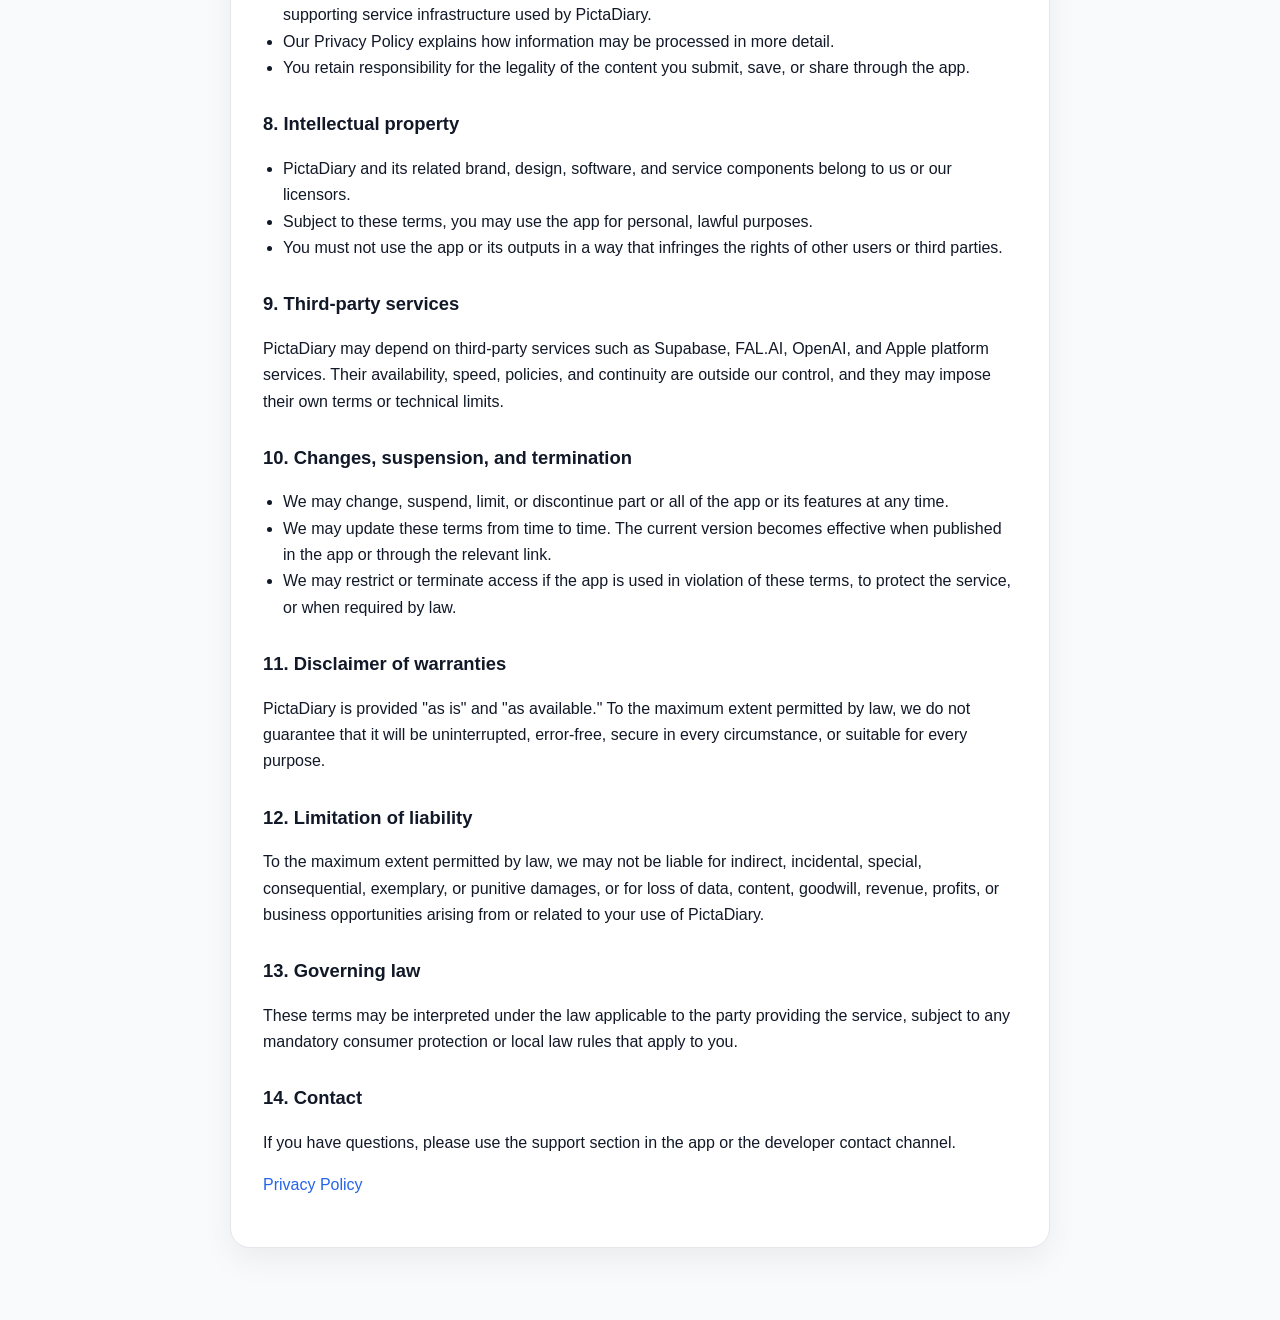
<file: pictadiary/terms-of-use/index.html>
<!DOCTYPE html>
<html lang="en">
<head>
  <meta charset="utf-8" />
  <meta name="viewport" content="width=device-width, initial-scale=1" />
  <meta name="robots" content="index,follow" />
  <meta property="og:title" content="PictaDiary Terms of Use" />
  <meta property="og:description" content="Terms of Use for the PictaDiary app." />
  <title>PictaDiary Terms of Use</title>
  <style>
    :root { color-scheme: light; }
    body {
      margin: 0;
      font-family: -apple-system, BlinkMacSystemFont, "Segoe UI", Roboto, Helvetica, Arial, sans-serif;
      line-height: 1.65;
      color: #111827;
      background: #f9fafb;
    }
    main {
      max-width: 820px;
      margin: 0 auto;
      padding: 48px 20px 72px;
    }
    .card {
      background: #ffffff;
      border: 1px solid #e5e7eb;
      border-radius: 20px;
      padding: 32px;
      box-shadow: 0 12px 32px rgba(15, 23, 42, 0.06);
    }
    h1 { margin: 0 0 8px; font-size: clamp(2rem, 4vw, 3rem); line-height: 1.1; }
    .updated { margin: 0 0 28px; color: #6b7280; font-size: 0.95rem; }
    h2 { margin: 28px 0 10px; font-size: 1.15rem; }
    p, li { font-size: 1rem; }
    ul { padding-left: 20px; }
    .muted { color: #6b7280; }
    a { color: #2563eb; text-decoration: none; }
    a:hover { text-decoration: underline; }
  </style>
</head>
<body>
  <main>
    <section class="card">
      <h1>PictaDiary Terms of Use</h1>
      <p class="updated">Last updated: May 11, 2026</p>

      <p>Please read these Terms of Use carefully before using the PictaDiary app.</p>

      <h2>1. Acceptance</h2>
      <p>By downloading, opening, or using PictaDiary, you agree to these terms. If you do not agree, you must not use the app.</p>

      <h2>2. Service description</h2>
      <p>PictaDiary provides journaling, AI-assisted image generation, account features, partner connection features, notifications, widget support, content sharing flows, and preference management features.</p>

      <h2>3. Account and access</h2>
      <ul>
        <li>Some features require an account.</li>
        <li>You may sign in using email/password or Sign in with Apple where available.</li>
        <li>You are responsible for keeping your account credentials and access to your device secure.</li>
        <li>You must notify us if you suspect unauthorized access or misuse of your account.</li>
      </ul>

      <h2>4. Acceptable use</h2>
      <p>When using PictaDiary, you must not:</p>
      <ul>
        <li>Generate, upload, store, or share content that is illegal, abusive, threatening, hateful, sexually exploitative, or infringes the rights of others</li>
        <li>Submit content that violates someone else’s privacy, publicity, copyright, or other rights</li>
        <li>Use partner features to share content without the consent of the person receiving it</li>
        <li>Reverse engineer, abuse, scrape, interfere with, or overload the app or related services</li>
        <li>Attempt to bypass authentication, quotas, restrictions, or security measures</li>
        <li>Use the app in a way that harms other users, third-party services, or the integrity of the service</li>
      </ul>

      <h2>5. AI features</h2>
      <ul>
        <li>The app may generate images through FAL.AI using prompts derived from content you submit.</li>
        <li>The app may translate non-English diary text into English through OpenAI as part of the image generation workflow.</li>
        <li>A daily image generation limit may apply and may change over time.</li>
        <li>AI outputs may be incomplete, inaccurate, unexpected, or unavailable.</li>
        <li>You are responsible for reviewing and deciding how to use, save, share, or rely on AI-generated results.</li>
      </ul>

      <h2>6. Partner features, widgets, and sharing</h2>
      <ul>
        <li>PictaDiary may let you create invites, connect with a partner, sync your latest diary image, and display shared content in the app and widget.</li>
        <li>If you use these features, you authorize PictaDiary to process and transmit the relevant content and metadata needed to operate them.</li>
        <li>You are responsible for what you choose to share with a partner or through device-level sharing actions.</li>
        <li>Widgets and shared image flows may display or cache the latest shared partner image and related display information on your device.</li>
      </ul>

      <h2>7. Privacy and content</h2>
      <ul>
        <li>The app may store diary entries, preferences, and generated or selected images on your device.</li>
        <li>Some features may store account, partner, usage, notification, and shared-image records on the supporting service infrastructure used by PictaDiary.</li>
        <li>Our Privacy Policy explains how information may be processed in more detail.</li>
        <li>You retain responsibility for the legality of the content you submit, save, or share through the app.</li>
      </ul>

      <h2>8. Intellectual property</h2>
      <ul>
        <li>PictaDiary and its related brand, design, software, and service components belong to us or our licensors.</li>
        <li>Subject to these terms, you may use the app for personal, lawful purposes.</li>
        <li>You must not use the app or its outputs in a way that infringes the rights of other users or third parties.</li>
      </ul>

      <h2>9. Third-party services</h2>
      <p>PictaDiary may depend on third-party services such as Supabase, FAL.AI, OpenAI, and Apple platform services. Their availability, speed, policies, and continuity are outside our control, and they may impose their own terms or technical limits.</p>

      <h2>10. Changes, suspension, and termination</h2>
      <ul>
        <li>We may change, suspend, limit, or discontinue part or all of the app or its features at any time.</li>
        <li>We may update these terms from time to time. The current version becomes effective when published in the app or through the relevant link.</li>
        <li>We may restrict or terminate access if the app is used in violation of these terms, to protect the service, or when required by law.</li>
      </ul>

      <h2>11. Disclaimer of warranties</h2>
      <p>PictaDiary is provided "as is" and "as available." To the maximum extent permitted by law, we do not guarantee that it will be uninterrupted, error-free, secure in every circumstance, or suitable for every purpose.</p>

      <h2>12. Limitation of liability</h2>
      <p>To the maximum extent permitted by law, we may not be liable for indirect, incidental, special, consequential, exemplary, or punitive damages, or for loss of data, content, goodwill, revenue, profits, or business opportunities arising from or related to your use of PictaDiary.</p>

      <h2>13. Governing law</h2>
      <p>These terms may be interpreted under the law applicable to the party providing the service, subject to any mandatory consumer protection or local law rules that apply to you.</p>

      <h2>14. Contact</h2>
      <p>If you have questions, please use the support section in the app or the developer contact channel.</p>

      <p class="muted"><a href="../privacy-policy/">Privacy Policy</a></p>
    </section>
  </main>
</body>
</html>
</file>
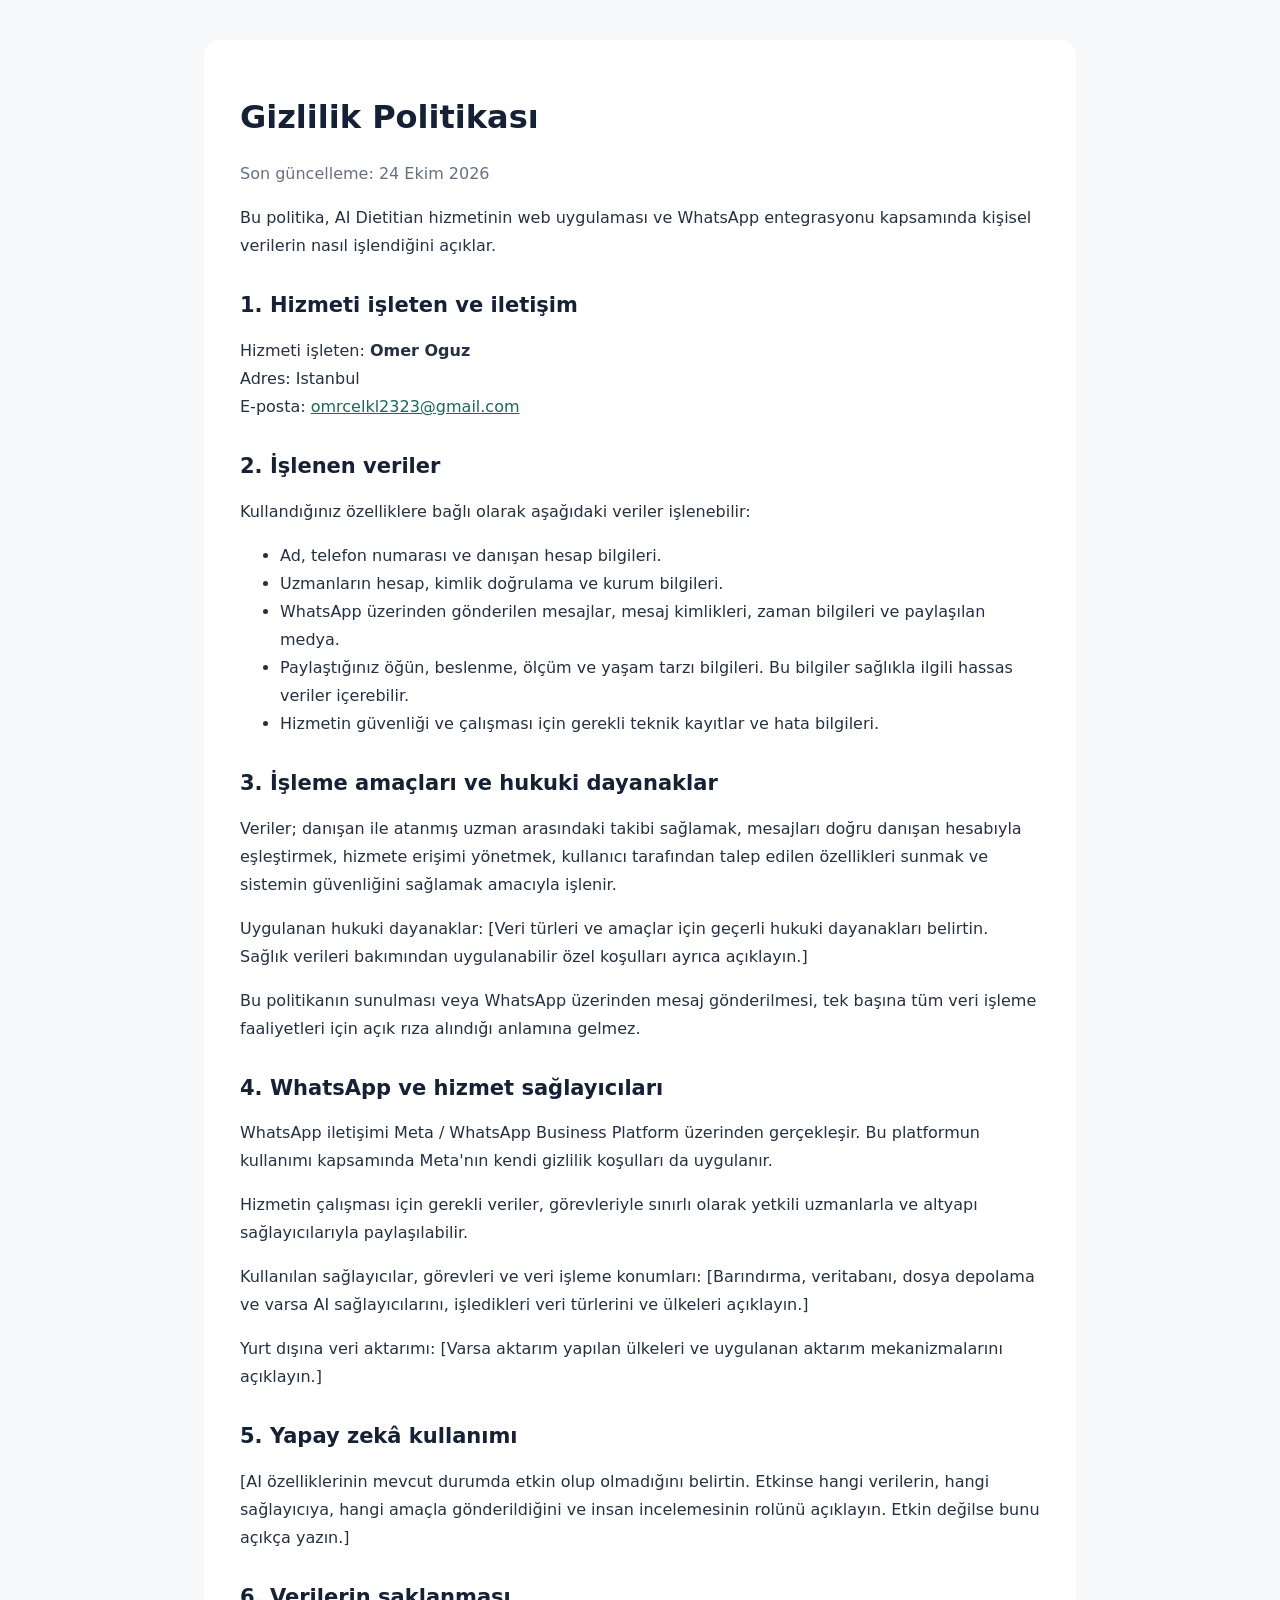
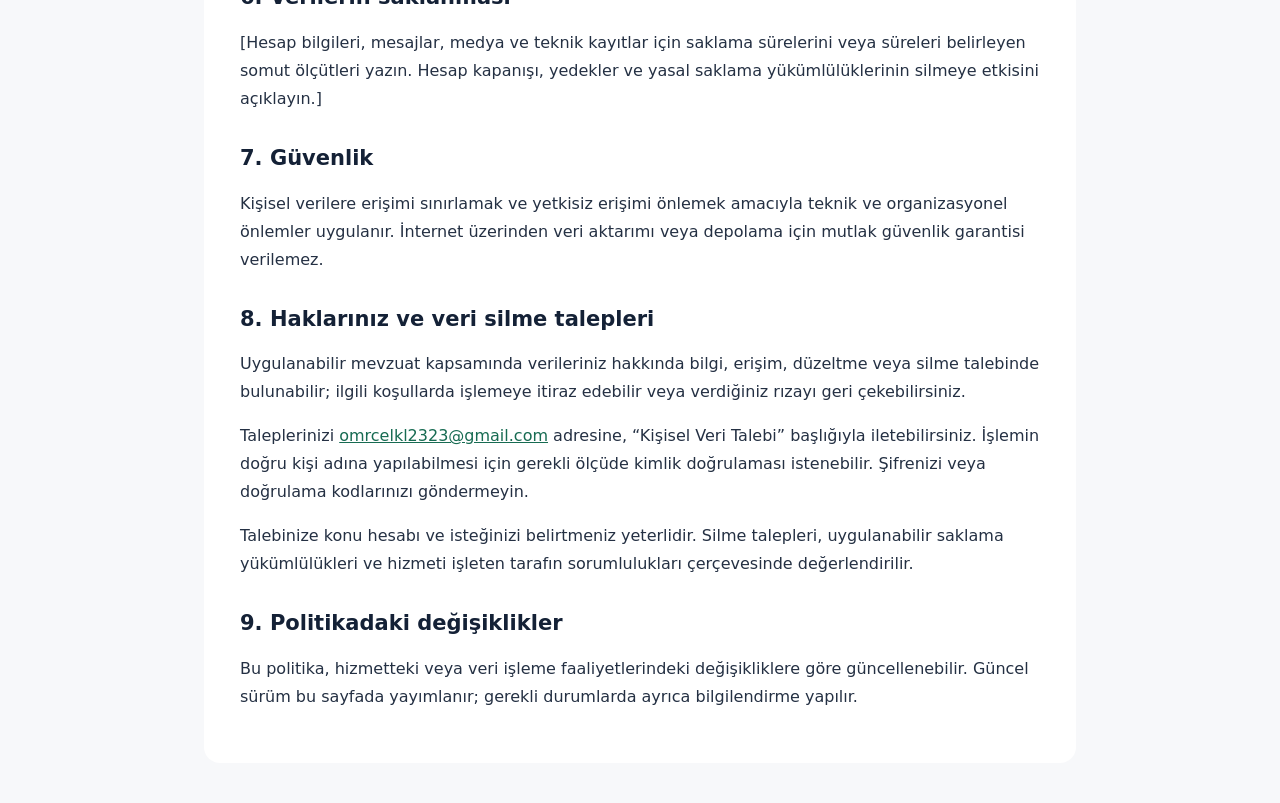
<file: aidietitian/privacy.html>
<!DOCTYPE html>
<html lang="tr">
<head>
  <meta charset="UTF-8">
  <meta name="viewport" content="width=device-width, initial-scale=1">
  <title>Gizlilik Politikası | AI Dietitian</title>
  <style>
    body {
      margin: 0;
      background: #f7f8fa;
      color: #243043;
      font-family: system-ui, -apple-system, sans-serif;
      line-height: 1.75;
    }
    main {
      max-width: 800px;
      margin: 40px auto;
      padding: 36px;
      background: white;
      border-radius: 16px;
    }
    h1, h2 { color: #142136; line-height: 1.3; }
    h1 { font-size: 32px; }
    h2 { margin-top: 32px; font-size: 21px; }
    a { color: #176b52; }
    .updated { color: #667085; }
    @media (max-width: 600px) {
      main { margin: 0; padding: 24px; border-radius: 0; }
    }
  </style>
</head>
<body>
<main>
  <h1>Gizlilik Politikası</h1>
  <p class="updated">Son güncelleme: 24 Ekim 2026</p>

  <p>
    Bu politika, AI Dietitian hizmetinin web uygulaması ve WhatsApp
    entegrasyonu kapsamında kişisel verilerin nasıl işlendiğini açıklar.
  </p>

  <h2>1. Hizmeti işleten ve iletişim</h2>
  <p>
    Hizmeti işleten: <strong>Omer Oguz</strong><br>
    Adres: Istanbul<br>
    E-posta:
    <a href="mailto:omrcelkl2323@gmail.com">omrcelkl2323@gmail.com</a>
  </p>

  <h2>2. İşlenen veriler</h2>
  <p>
    Kullandığınız özelliklere bağlı olarak aşağıdaki veriler işlenebilir:
  </p>
  <ul>
    <li>Ad, telefon numarası ve danışan hesap bilgileri.</li>
    <li>Uzmanların hesap, kimlik doğrulama ve kurum bilgileri.</li>
    <li>
      WhatsApp üzerinden gönderilen mesajlar, mesaj kimlikleri,
      zaman bilgileri ve paylaşılan medya.
    </li>
    <li>
      Paylaştığınız öğün, beslenme, ölçüm ve yaşam tarzı bilgileri.
      Bu bilgiler sağlıkla ilgili hassas veriler içerebilir.
    </li>
    <li>
      Hizmetin güvenliği ve çalışması için gerekli teknik kayıtlar
      ve hata bilgileri.
    </li>
  </ul>

  <h2>3. İşleme amaçları ve hukuki dayanaklar</h2>
  <p>
    Veriler; danışan ile atanmış uzman arasındaki takibi sağlamak,
    mesajları doğru danışan hesabıyla eşleştirmek, hizmete erişimi
    yönetmek, kullanıcı tarafından talep edilen özellikleri sunmak
    ve sistemin güvenliğini sağlamak amacıyla işlenir.
  </p>
  <p>
    Uygulanan hukuki dayanaklar:
    [Veri türleri ve amaçlar için geçerli hukuki dayanakları belirtin.
    Sağlık verileri bakımından uygulanabilir özel koşulları ayrıca açıklayın.]
  </p>
  <p>
    Bu politikanın sunulması veya WhatsApp üzerinden mesaj gönderilmesi,
    tek başına tüm veri işleme faaliyetleri için açık rıza alındığı
    anlamına gelmez.
  </p>

  <h2>4. WhatsApp ve hizmet sağlayıcıları</h2>
  <p>
    WhatsApp iletişimi Meta / WhatsApp Business Platform üzerinden
    gerçekleşir. Bu platformun kullanımı kapsamında Meta'nın kendi
    gizlilik koşulları da uygulanır.
  </p>
  <p>
    Hizmetin çalışması için gerekli veriler, görevleriyle sınırlı olarak
    yetkili uzmanlarla ve altyapı sağlayıcılarıyla paylaşılabilir.
  </p>
  <p>
    Kullanılan sağlayıcılar, görevleri ve veri işleme konumları:
    [Barındırma, veritabanı, dosya depolama ve varsa AI sağlayıcılarını,
    işledikleri veri türlerini ve ülkeleri açıklayın.]
  </p>
  <p>
    Yurt dışına veri aktarımı:
    [Varsa aktarım yapılan ülkeleri ve uygulanan aktarım
    mekanizmalarını açıklayın.]
  </p>

  <h2>5. Yapay zekâ kullanımı</h2>
  <p>
    [AI özelliklerinin mevcut durumda etkin olup olmadığını belirtin.
    Etkinse hangi verilerin, hangi sağlayıcıya, hangi amaçla
    gönderildiğini ve insan incelemesinin rolünü açıklayın.
    Etkin değilse bunu açıkça yazın.]
  </p>

  <h2>6. Verilerin saklanması</h2>
  <p>
    [Hesap bilgileri, mesajlar, medya ve teknik kayıtlar için saklama
    sürelerini veya süreleri belirleyen somut ölçütleri yazın.
    Hesap kapanışı, yedekler ve yasal saklama yükümlülüklerinin
    silmeye etkisini açıklayın.]
  </p>

  <h2>7. Güvenlik</h2>
  <p>
    Kişisel verilere erişimi sınırlamak ve yetkisiz erişimi önlemek
    amacıyla teknik ve organizasyonel önlemler uygulanır.
    İnternet üzerinden veri aktarımı veya depolama için mutlak
    güvenlik garantisi verilemez.
  </p>

  <h2>8. Haklarınız ve veri silme talepleri</h2>
  <p>
    Uygulanabilir mevzuat kapsamında verileriniz hakkında bilgi,
    erişim, düzeltme veya silme talebinde bulunabilir; ilgili
    koşullarda işlemeye itiraz edebilir veya verdiğiniz rızayı
    geri çekebilirsiniz.
  </p>
  <p>
    Taleplerinizi
    <a href="mailto:omrcelkl2323@gmail.com">omrcelkl2323@gmail.com</a>
    adresine, “Kişisel Veri Talebi” başlığıyla iletebilirsiniz.
    İşlemin doğru kişi adına yapılabilmesi için gerekli ölçüde
    kimlik doğrulaması istenebilir. Şifrenizi veya doğrulama
    kodlarınızı göndermeyin.
  </p>
  <p>
    Talebinize konu hesabı ve isteğinizi belirtmeniz yeterlidir.
    Silme talepleri, uygulanabilir saklama yükümlülükleri ve
    hizmeti işleten tarafın sorumlulukları çerçevesinde değerlendirilir.
  </p>

  <h2>9. Politikadaki değişiklikler</h2>
  <p>
    Bu politika, hizmetteki veya veri işleme faaliyetlerindeki
    değişikliklere göre güncellenebilir. Güncel sürüm bu sayfada
    yayımlanır; gerekli durumlarda ayrıca bilgilendirme yapılır.
  </p>
</main>
</body>
</html>
</file>
<file: css/index.css>
@import url('https://fonts.googleapis.com/css?family=Source+Sans+Pro|Source+Code+Pro:400,600');
* {
    margin: 0;
    padding: 0;
    font-family: "Source Sans Pro", "HelveticaNeue", "Helvetica Neue", Helvetica, Arial;
    -webkit-user-select: none;
    user-select: none;
}

*:not(a):not(a *) {
    cursor: default;
}

html {
    height: 100%;
}

body {
    background: #101214;
    font-size: 18px;
    -webkit-text-size-adjust: 100%;
    color: #7A7C80;
    min-height: 100%;
}

h1,
h2,
h2:link,
h1:link {
    font-weight: normal;
    font-size: 25px;
    color: white;
}

.full-size {
    position: absolute;
    top: 0;
    left: 0;
    bottom: 0;
    right: 0;
}

#page {
    position: absolute;
    top: 50%;
    left: 0;
    right: 0;
    margin-top: -280px;
    height: 560px;
}

@media only screen and (max-height: 580px),
only screen and (max-width: 578px) {
    #page {
        top: 14px;
        margin-top: 0;
    }
}

header {
    position: absolute;
    top: 0;
    bottom: 0;
    right: 58%;
    width: 240px;
    display: flex;
    justify-content: center;
    align-items: center;
    flex-direction: column;
}

#header-content {
    text-align: center;
}

#header-logo {
    text-align: center;
}

#header-content #logo {
    margin-bottom: 10px;
}

#header-content p {
    padding-top: 2px;
}

#contact {
    padding-top: 12px;
}

#contact a {
    display: inline-block;
    margin-right: 10px;
}

#contact a,
#contact a svg {
    width: 25px;
    height: 19px;
    cursor: pointer;
}

#contact a svg path {
    fill: #7A7C80;
}

#contact a:hover svg path {
    fill: #adb0b6;
}

#content {
    position: absolute;
    left: 50%;
    width: 50%;
}

section {
    margin-bottom: 30px;
}

section h2 {
    height: 30px;
}

section ul {
    line-height: 22px;
    list-style: none;
    padding-top: 2px;
    padding-bottom: 5px;
}

section ul a {
    color: #7A7C80;
    text-decoration: none;
}

section ul a:hover {
    color: #adb0b6;
}

a.more {
    font-size: 16px;
    text-decoration: none;
}

a.more svg {
    width: 6px;
    height: 10px;
    margin-left: 7px;
}

a.more {
    color: #B0B1B3;
}

a.more .arrow {
    fill: #B0B1B3;
}

a.more:hover {
    color: #adb0b6;
}

a.more:hover .arrow {
    fill: #adb0b6;
}

#page-stripes {
    pointer-events: none;
}

@media only screen and (max-width: 578px) {
    header {
        position: static;
        top: 10px;
        padding-bottom: 16px;
        margin: 40px 24px 16px;
        width: auto;
    }
    #header-content #logo {
        top: -33px;
    }
    #header-content h1,
    #header-content p {
        left: 24px;
        margin-left: 0;
    }
    #contact {
        left: 252px;
        margin-left: 0;
    }
    #content {
        position: absolute;
        left: 24px;
        right: 24px;
        margin-left: 0;
        width: auto;
    }
    section,
    section#openSource,
    section#work {
        width: 100%;
        float: left;
        clear: both;
    }
}

#intro {
    background: #101214;
    pointer-events: none;
}

#logo-container {
    transform-origin: 50% 50%;
    transform: scale(0.5);
    display: flex;
    align-items: center;
    justify-content: center;
    visibility: hidden;
}

#logo-container>svg {
    width: 70vw;
    height: 70vh;
    max-width: 640px;
    max-height: 536px;
}


/* For Logos */



/* 

html {
    box-sizing: border-box;
  }
  
  *, *:before, *:after {
    box-sizing: inherit;
  }
  
  html {
    background: #0e1a25;
    font-size: 0.625em;
  }
  
  .soc {
    display: block;
    font-size: 0;
    list-style: none;
    margin: 0;
    padding: 48px;
    padding: 4.8rem;
    text-align: center;
  }
  .soc li {
    display: inline-block;
    margin: 12px;
    margin: 1.2rem;
  }
  .soc a, .soc svg {
    display: block;
  }
  .soc a {
    position: relative;
    height: 96px;
    height: 9.6rem;
    width: 96px;
    width: 9.6rem;
  }
  .soc svg {
    height: 100%;
    width: 100%;
  }
  .soc em {
    font-size: 14px;
    line-height: 1.5;
    margin-top: -0.75em;
    position: absolute;
    text-align: center;
    top: 50%;
    right: 0;
    bottom: 0;
    left: 0;
  }
  
  .icon-1:hover, .icon-2:hover, .icon-3:hover, .icon-4:hover, .icon-5:hover, .icon-6:hover, .icon-7:hover, .icon-8:hover, .icon-9:hover, .icon-10:hover, .icon-11:hover, .icon-12:hover, .icon-13:hover, .icon-14:hover, .icon-15:hover, .icon-16:hover, .icon-17:hover, .icon-18:hover, .icon-19:hover, .icon-20:hover, .icon-21:hover, .icon-22:hover, .icon-23:hover, .icon-24:hover, .icon-25:hover, .icon-26:hover, .icon-27:hover, .icon-28:hover, .icon-29:hover, .icon-30:hover {
    border-radius: 100%;
    color: #0e1a25;
    fill: #0e1a25;
    -webkit-transform: scale(1.25);
            transform: scale(1.25);
    -webkit-transition: background-color 0.5s, -webkit-transform 0.5s ease-out;
    transition: background-color 0.5s, -webkit-transform 0.5s ease-out;
    transition: background-color 0.5s, transform 0.5s ease-out;
    transition: background-color 0.5s, transform 0.5s ease-out, -webkit-transform 0.5s ease-out;
  }

.icon-8 {
    color: #6ed926;
    fill: #6ed926;
  }
  .icon-8:hover {
    background: #6ed926;
  }
  

.icon-13 {
    color: #26d991;
    fill: #26d991;
  }
  .icon-13:hover {
    background: #26d991;
  }



.icon-14 {
    color: #26d9b5;
    fill: #26d9b5;
  }
  .icon-14:hover {
    background: #26d9b5;
  }



.icon-16 {
    color: #26b5d9;
    fill: #26b5d9;
  }
  .icon-16:hover {
    background: #26b5d9;
  }

  .icon-28 {
    color: #d9266e;
    fill: #d9266e;
  }
  .icon-28:hover {
    background: #d9266e;
  }
    */
</file>
